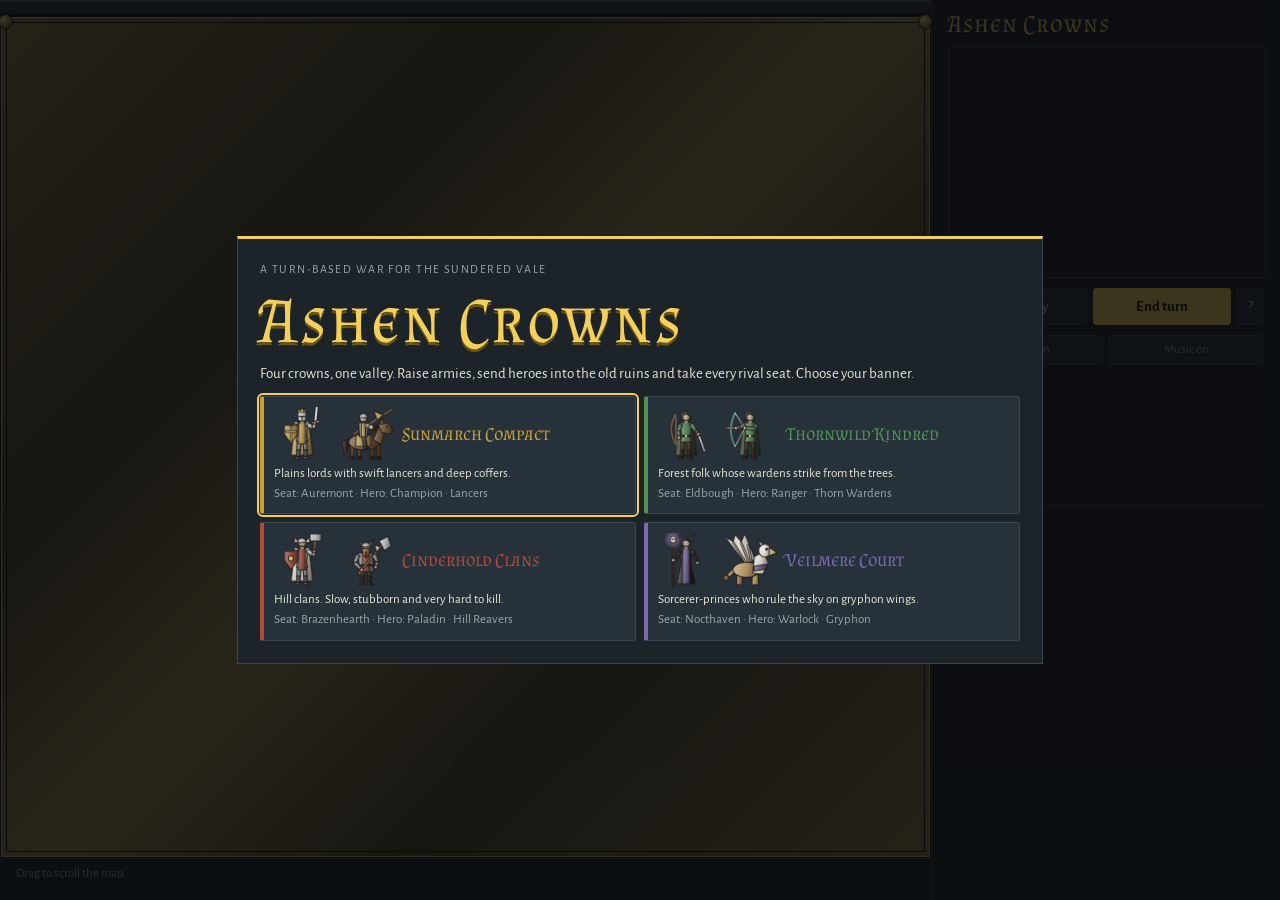
<file: game/index.html>
<!doctype html><html lang="en"><head><meta charset="utf-8"><meta name="viewport" content="width=device-width,initial-scale=1,viewport-fit=cover">
<style>body{margin:0}[hidden]{display:none!important}</style></head><body>
<title>Ashen Crowns</title>
<meta name="claude:viewport-fit-sides" content="cover">
<link rel="stylesheet" href="https://fonts.googleapis.com/css2?family=Alegreya+Sans:wght@400;700&family=Almendra+SC&display=swap">
<style>
/* Layout: a war table. The map fills the left; a slate command rail sits on the right (below on phones). */
:root {
  color-scheme: dark;
  --ink: #12161a;        /* table edge, deepest ground */
  --slate: #1c2329;      /* rail surface */
  --slate-2: #27313a;    /* raised controls */
  --line: #3a4753;       /* hairlines */
  --bone: #e9e4d2;       /* primary text */
  --dust: #9aa5a8;       /* secondary text */
  --brass: #f3cf5b;      /* accent: selection, primary action */
  --good: #7fd08a; --bad: #ff8a7a;
  --display: "Almendra SC", "Palatino Linotype", Palatino, Georgia, serif;
  --body: "Alegreya Sans", "Segoe UI", system-ui, sans-serif;
}
html, body { height: 100%; }
body { background: var(--ink); color: var(--bone); font: 15px/1.4 var(--body); overflow: hidden; }
#app { height: 100%; display: flex; }
#mapwrap { flex: 1 1 auto; min-width: 0; position: relative; display: flex; flex-direction: column; }
#map { flex: 1 1 auto; min-height: 0; width: 100%; display: block; touch-action: none; cursor: crosshair; image-rendering: pixelated; }
#hover { flex: none; min-height: 2.2em; padding-block: 6px; padding-left: max(16px, env(safe-area-inset-left, 0px)); padding-right: 16px;
  background: var(--slate); border-top: 1px solid var(--line); color: var(--dust); font-size: 13px; white-space: nowrap; overflow: hidden; text-overflow: ellipsis; }
#side { flex: none; width: 316px; background: var(--slate); border-left: 1px solid var(--line); display: flex; flex-direction: column; gap: 10px;
  padding-block: 12px; padding-left: 16px; padding-right: max(16px, env(safe-area-inset-right, 0px)); overflow-y: auto; }
#side > * { flex: none; }
#side h1 { font: 400 24px/1 var(--display); letter-spacing: .04em; margin: 0; color: var(--brass); }
#turnbar { display: flex; justify-content: space-between; font-size: 14px; color: var(--dust); }
#turnbar .who { font-weight: 700; }
#mini { width: 100%; height: auto; image-rendering: pixelated; border: 1px solid var(--line); cursor: pointer; }
#treasury { font-variant-numeric: tabular-nums; font-size: 14px; }
.coin { display: inline-block; width: 10px; height: 10px; border-radius: 50%; background: var(--brass); box-shadow: inset -2px -2px 0 #a8862a; margin-right: 6px; }
.muted { color: var(--dust); font-weight: 400; }
#panel { display: flex; flex-direction: column; gap: 8px; min-height: 120px; }
#panel h2, #mbox h2 { font: 400 19px/1.1 var(--display); letter-spacing: .03em; margin: 4px 0 0; text-wrap: balance; }
#panel h3, #mbox h3 { font: 700 12px/1.2 var(--body); letter-spacing: .09em; text-transform: uppercase; margin: 4px 0 0; color: var(--dust); }
#panel p, #mbox p { margin: 0; }
.hint { color: var(--dust); font-size: 13px; }
.units, .prod { display: grid; grid-template-columns: 1fr 1fr; gap: 6px; }
button { font: inherit; color: var(--bone); background: var(--slate-2); border: 1px solid var(--line); border-radius: 3px; padding: 7px 10px; cursor: pointer; }
button:hover:not(:disabled) { border-color: var(--dust); }
button:focus-visible { outline: 2px solid var(--brass); outline-offset: 1px; }
button:disabled { opacity: .45; cursor: default; }
button.primary { background: var(--brass); color: var(--ink); border-color: var(--brass); font-weight: 700; }
button small { color: var(--dust); font-size: 12px; }
button.primary small { color: inherit; }
.unit { display: grid; grid-template-columns: 40px 1fr; column-gap: 8px; align-items: center; text-align: left; padding: 5px 6px; min-width: 0; }
.unit img { grid-row: span 3; width: 40px; height: 40px; align-self: start; }
.unit .un { font-weight: 700; font-size: 13px; overflow: hidden; text-overflow: ellipsis; white-space: nowrap; }
.unit .us { font-size: 11px; color: var(--dust); font-variant-numeric: tabular-nums; }
.unit.hero { grid-column: 1 / -1; border-left: 4px solid var(--brass); background: #2f3540; }
.advance, .quest { font-size: 14px; }
.quest { border-left: 3px solid var(--brass); padding-left: 8px; }
.unit.on { border-color: var(--brass); box-shadow: inset 0 0 0 1px var(--brass); }
.unit:disabled { opacity: 1; }
.row { display: flex; flex-wrap: wrap; gap: 6px; }
#btns { display: grid; grid-template-columns: 1fr 1fr auto; gap: 6px; }
#audio { display: grid; grid-template-columns: 1fr 1fr; gap: 6px; }
#audio button { font-size: 13px; padding: 5px 8px; color: var(--dust); }
#log { list-style: none; margin: 0; padding: 8px 0 0; border-top: 1px solid var(--line); font-size: 13px; display: flex; flex-direction: column; gap: 4px; }
#modal { position: fixed; inset: 0; background: rgba(8, 10, 12, .78); display: flex; align-items: center; justify-content: center;
  padding-block: 16px; padding-left: max(16px, env(safe-area-inset-left, 0px)); padding-right: max(16px, env(safe-area-inset-right, 0px)); z-index: 20; }
#mbox { background: var(--slate); border: 1px solid var(--line); border-top: 3px solid var(--brass); max-width: 760px; width: 100%; max-height: 100%; overflow-y: auto;
  padding: 22px; display: flex; flex-direction: column; gap: 12px; }
.eyebrow { font-size: 12px; letter-spacing: .12em; text-transform: uppercase; color: var(--dust); }
.logo { font: 400 clamp(38px, 8vw, 64px)/0.95 var(--display); letter-spacing: .03em; margin: 0; color: var(--brass); text-shadow: 0 3px 0 #6b5516; }
.fgrid { display: grid; grid-template-columns: 1fr 1fr; gap: 8px; }
.fcard { display: grid; grid-template-columns: 56px 56px 1fr; gap: 2px 8px; text-align: left; border-left: 4px solid var(--fc); padding: 10px; }
.fcard img { width: 56px; height: 56px; }
.fcard b { align-self: center; color: var(--fc); font: 400 18px/1.1 var(--display); }
.fcard span { grid-column: 1 / -1; font-size: 13px; }
.offer { display: flex; gap: 14px; align-items: center; }
.offer img { width: 72px; height: 72px; flex: none; }
.battle { display: grid; grid-template-columns: 1fr 1fr; gap: 16px; }
.bside { display: grid; grid-template-columns: repeat(auto-fill, minmax(78px, 1fr)); gap: 6px; margin-top: 6px; }
.bu { display: flex; flex-direction: column; align-items: center; gap: 1px; padding: 5px 3px; background: var(--slate-2); border: 1px solid var(--line); text-align: center; min-width: 0; }
.bu img { width: 48px; height: 48px; }
.bu .un { font-size: 11px; font-weight: 700; max-width: 100%; overflow: hidden; text-overflow: ellipsis; white-space: nowrap; }
.bu .us { font-size: 11px; color: var(--dust); }
.bu.act { border-color: var(--brass); }
.bu.hit { background: #6b2b24; }
.bu.dead { opacity: .28; filter: grayscale(1); }
.pips { display: flex; gap: 2px; }
.pips i { width: 7px; height: 7px; background: var(--good); }
.pips i.lost { background: #4a2a28; }
.bonus { font-size: 12px; color: var(--dust); min-height: 1.4em; }
.dice { display: flex; align-items: center; justify-content: space-between; gap: 12px; font-size: 13px; text-align: center; }
.die { flex: none; width: 44px; height: 44px; display: grid; place-items: center; font: 700 20px/1 Georgia, serif; font-variant-numeric: tabular-nums; background: #e9e4d2; color: #15110d; border: 2px solid #15110d; border-radius: 6px; box-shadow: inset -3px -3px 0 rgba(0,0,0,.18); }
.die.ok { background: var(--good); }
.die.miss { background: #b9b3a2; color: #5f5b50; }
.bres { font-weight: 700; min-height: 1.4em; }
.bres.good { color: var(--good); } .bres.bad { color: var(--bad); }
.help { margin: 0; padding-left: 18px; display: flex; flex-direction: column; gap: 6px; max-width: 65ch; }
@media (max-width: 760px) {
  body { overflow: auto; }
  #app { flex-direction: column; height: auto; min-height: 100%; }
  #mapwrap { height: 62vh; flex: none; }
  #side { width: auto; border-left: 0; border-top: 1px solid var(--line); padding-left: max(16px, env(safe-area-inset-left, 0px)); overflow: visible; }
  #mini { max-width: 260px; }
  .battle, .fgrid { grid-template-columns: 1fr; }
}
@media (prefers-reduced-motion: reduce) { * { transition: none !important; } }

/* ---- interface pass: status strip, framed map, portrait grid ---- */
#top { flex: none; display: flex; flex-wrap: wrap; align-items: center; justify-content: space-between; gap: 4px 18px; padding-block: 7px;
  padding-left: max(16px, env(safe-area-inset-left, 0px)); padding-right: 16px;
  background: linear-gradient(#3a424b, #232a31); border-bottom: 2px solid #0e1114; box-shadow: inset 0 1px 0 #5a6570; }
#top #turnbar { gap: 14px; font-size: 15px; color: var(--bone); }
#top #turnbar .who { font: 400 18px/1 var(--display); letter-spacing: .03em; }
#frame { flex: 1 1 auto; min-height: 0; display: flex; padding: 7px; position: relative;
  background: linear-gradient(135deg, #8d7a45, #4f4426 30%, #a08a4e 50%, #4f4426 70%, #8d7a45);
  box-shadow: inset 0 0 0 1px #15110d, inset 0 0 0 2px #c9b46a; }
#frame::before, #frame::after { content: ""; position: absolute; width: 13px; height: 13px; border-radius: 50%; top: -1px;
  background: radial-gradient(circle at 35% 35%, #f1dc8a, #7a6630 70%, #2a2210); box-shadow: 0 0 0 1px #15110d; z-index: 1; }
#frame::before { left: -1px; } #frame::after { right: -1px; }
#frame #map { box-shadow: 0 0 0 1px #15110d; }
.tiles { display: grid; grid-template-columns: repeat(4, 1fr); gap: 5px; }
.tile { position: relative; aspect-ratio: 1 / 1.22; padding: 0; min-width: 0; overflow: hidden; border-radius: 3px;
  background: linear-gradient(#5d6770, #2c343b); border: 1px solid #0e1114; box-shadow: inset 0 0 0 1px #6f7a84; }
.tile img { display: block; width: 100%; height: auto; margin-top: -3%; }
.tile .tn { position: absolute; left: 0; right: 0; top: 0; padding: 1px 3px; font-size: 9.5px; line-height: 1.25; color: var(--bone); background: rgba(14, 17, 20, .62);
  white-space: nowrap; overflow: hidden; text-overflow: ellipsis; text-align: center; }
.tile .bs, .tile .bm { position: absolute; bottom: 0; min-width: 19px; padding: 1px 3px; font: 700 12px/1.3 Georgia, serif; font-variant-numeric: tabular-nums; text-align: center; }
.tile .bs { left: 0; background: #c9a03a; color: #15110d; border-top-right-radius: 4px; }
.tile .bm { right: 0; background: #15110d; color: var(--bone); border-top-left-radius: 4px; }
.tile .bh { position: absolute; left: 50%; transform: translateX(-50%); bottom: 3px; display: flex; gap: 1.5px; }
.tile .bh i { width: 4px; height: 4px; background: var(--good); box-shadow: 0 0 0 1px #15110d; }
.tile.on { border-color: var(--brass); box-shadow: inset 0 0 0 2px var(--brass); }
.tile.hero { background: linear-gradient(#7a6a3a, #3a321c); }
.tile.hero .tn { color: var(--brass); }
.tile:disabled { opacity: 1; cursor: default; }
.tile.empty { background: #1a2026; box-shadow: inset 0 0 0 1px #2c343b; border-style: dashed; border-color: #3a4753; }
@media (max-width: 760px) { #mapwrap { height: 66vh; } .tiles { grid-template-columns: repeat(8, 1fr); } }
@media (max-width: 520px) { .tiles { grid-template-columns: repeat(4, 1fr); } }

/* ---- city window ---- */
.chead { border-left: 5px solid var(--fc); padding-left: 12px; }
.chead h2 { font-size: 30px !important; color: var(--fc); margin: 0 !important; }
.chead p { color: var(--dust); }
.cstats { display: grid; grid-template-columns: repeat(auto-fit, minmax(140px, 1fr)); gap: 6px; }
.cstats.tight { grid-template-columns: repeat(2, minmax(0, 1fr)); }
.stat { background: var(--slate-2); border: 1px solid var(--line); padding: 5px 8px; display: flex; flex-direction: column; min-width: 0; }
.stat span { font-size: 11px; letter-spacing: .08em; text-transform: uppercase; color: var(--dust); }
.stat b { font-variant-numeric: tabular-nums; }
.tiles.wide { grid-template-columns: repeat(auto-fill, minmax(62px, 1fr)); }
.cgrid { display: grid; grid-template-columns: minmax(0, 5fr) minmax(0, 6fr); gap: 12px; align-items: start; }
.mlist { display: flex; flex-direction: column; gap: 5px; }
.mrow { display: grid; grid-template-columns: 40px 1fr auto; column-gap: 8px; align-items: center; text-align: left; padding: 4px 8px 4px 4px; min-width: 0; }
.mrow img { grid-row: span 2; width: 40px; height: 40px; }
.mrow .mn { font-weight: 700; overflow: hidden; text-overflow: ellipsis; white-space: nowrap; }
.mrow .ms { grid-column: 2; font-size: 12px; color: var(--dust); font-variant-numeric: tabular-nums; }
.mrow .mc { grid-column: 3; grid-row: 1 / span 2; font-size: 11px; color: var(--brass); text-align: right; }
.mrow.on { border-color: var(--brass); box-shadow: inset 0 0 0 1px var(--brass); }
.mdetail { display: grid; grid-template-columns: 112px minmax(0, 1fr); gap: 12px; background: linear-gradient(#333c45, #232a31); border: 1px solid var(--line); padding: 10px; }
.mdetail img { width: 112px; height: 112px; background: radial-gradient(circle at 50% 60%, #5d6770, #1c2329 75%); border: 1px solid #0e1114; }
.mdetail h4 { margin: 0 0 6px; font: 400 20px/1.1 var(--display); letter-spacing: .03em; }
.mdetail ul { margin: 8px 0 0; padding-left: 16px; font-size: 13px; color: var(--dust); }
.cnote { font-size: 13px; color: var(--dust); min-height: 1.4em; }
@media (max-width: 620px) { .cgrid { grid-template-columns: 1fr; } .mdetail { grid-template-columns: 80px minmax(0, 1fr); } .mdetail img { width: 80px; height: 80px; } }
</style>
<div id="app">
  <div id="mapwrap">
    <header id="top"><div id="turnbar"></div><div id="treasury"></div></header>
    <div id="frame"><canvas id="map"></canvas></div>
    <div id="hover">Drag to scroll the map.</div>
  </div>
  <aside id="side">
    <h1>Ashen Crowns</h1>
    <canvas id="mini" width="220" height="160"></canvas>
    <div id="btns">
      <button type="button" id="bNext">Next army</button>
      <button type="button" id="bEnd" class="primary">End turn</button>
      <button type="button" id="bHelp" aria-label="How to play">?</button>
    </div>
    <div id="audio">
      <button type="button" id="bSound">Sound on</button>
      <button type="button" id="bMusic">Music on</button>
    </div>
    <div id="panel"></div>
    <ul id="log"></ul>
  </aside>
</div>
<div id="modal" hidden><div id="mbox" role="dialog" aria-modal="true"></div></div>
<script>
'use strict';
/* Ashen Crowns — static game data. Everything here is original to this project. */

const TILE = 16, SCALE = 3, TS = TILE * SCALE;
const MAP_W = 44, MAP_H = 32, MAX_STACK = 8, MAP_SEED = 90417;
const MAP_NAME = 'The Sundered Vale';

const FACTIONS = [
  { name: 'Sunmarch Compact', short: 'Sunmarch', color: '#c9a03a', dark: '#6f5216', capital: 'Auremont',
    special: 'rider', special2: 'knight', heroCls: 'champion', blurb: 'Plains lords with swift lancers and deep coffers.',
    heroes: ['Ser Aldous Vane', 'Marta of the Reeds', 'Corwin Hale', 'Dame Isolde Farrow'] },
  { name: 'Thornwild Kindred', short: 'Thornwild', color: '#4f9257', dark: '#234f2d', capital: 'Eldbough',
    special: 'warden', special2: 'treant', heroCls: 'ranger', blurb: 'Forest folk whose wardens strike from the trees.',
    heroes: ['Ysolde Greenmantle', 'Fenn Ashroot', 'Lirael Mossgrave', 'Old Tam Bracken'] },
  { name: 'Cinderhold Clans', short: 'Cinderhold', color: '#b34a36', dark: '#662016', capital: 'Brazenhearth',
    special: 'reaver', special2: 'mortar', heroCls: 'paladin', blurb: 'Hill clans. Slow, stubborn and very hard to kill.',
    heroes: ['Brakka Stonejaw', 'Hildr Emberbraid', 'Dorn Ironkettle', 'Ragna Coalhand'] },
  { name: 'Veilmere Court', short: 'Veilmere', color: '#7d68b3', dark: '#3f2f72', capital: 'Nocthaven',
    special: 'gryphon', special2: 'wraith', heroCls: 'warlock', blurb: 'Sorcerer-princes who rule the sky on gryphon wings.',
    heroes: ['Maelis the Pale', 'Prince Orrin Veil', 'Sabeth Nightwell', 'Calix Duskmere'] },
];
const NEUTRAL = { name: 'Free Cities', short: 'Free', color: '#a8a394', dark: '#5f5b50' };

/* str = battle strength, hp = hits it can take, mv = movement points, turns = build time */
const UNITS = {
  levy:    { name: 'Levy',            str: 2, hp: 2, mv: 10, cost: 20,  turns: 1, abil: [] },
  pike:    { name: 'Pikemen',         str: 3, hp: 2, mv: 10, cost: 35,  turns: 1, abil: ['guard'] },
  archer:  { name: 'Longbows',        str: 3, hp: 2, mv: 11, cost: 45,  turns: 2, abil: ['volley'] },
  wolf:    { name: 'Wolf Pack',       str: 3, hp: 2, mv: 16, cost: 40,  turns: 1, abil: ['forester'] },
  rider:   { name: 'Lancers',         str: 4, hp: 2, mv: 18, cost: 60,  turns: 2, abil: [] },
  warden:  { name: 'Thorn Wardens',   str: 4, hp: 2, mv: 12, cost: 65,  turns: 2, abil: ['forester', 'volley'] },
  reaver:  { name: 'Hill Reavers',    str: 5, hp: 3, mv: 9,  cost: 80,  turns: 3, abil: ['hillfolk'] },
  ram:     { name: 'Ram Crew',        str: 2, hp: 3, mv: 8,  cost: 70,  turns: 3, abil: ['siege'] },
  bearer:  { name: 'Standard Bearer', str: 2, hp: 2, mv: 12, cost: 80,  turns: 3, abil: ['banner'] },
  gryphon: { name: 'Gryphon',         str: 5, hp: 3, mv: 18, cost: 130, turns: 4, abil: ['flying'] },
  troll:   { name: 'Bog Troll',       str: 6, hp: 4, mv: 8,  cost: 120, turns: 4, abil: [] },
  drake:   { name: 'Ember Drake',     str: 8, hp: 4, mv: 16, cost: 250, turns: 6, abil: ['flying', 'terror'] },
  crossbow:  { name: 'Arbalesters',     str: 4, hp: 2, mv: 10, cost: 55,  turns: 2, abil: ['volley'] },
  shieldwall:{ name: 'Shieldwall',      str: 4, hp: 3, mv: 9,  cost: 60,  turns: 2, abil: ['guard'] },
  halberd:   { name: 'Oathsworn',       str: 5, hp: 3, mv: 10, cost: 85,  turns: 3, abil: [] },
  scout:     { name: 'Outriders',       str: 2, hp: 2, mv: 22, cost: 35,  turns: 1, abil: [] },
  harcher:   { name: 'Steppe Bows',     str: 3, hp: 2, mv: 18, cost: 65,  turns: 2, abil: ['volley'] },
  knight:    { name: 'Gilded Lances',   str: 6, hp: 3, mv: 16, cost: 110, turns: 3, abil: [] },
  treant:    { name: 'Grove Elder',     str: 6, hp: 4, mv: 8,  cost: 120, turns: 4, abil: ['forester'] },
  mortar:    { name: 'Fire Mortar',     str: 4, hp: 3, mv: 8,  cost: 100, turns: 4, abil: ['siege'] },
  wraith:    { name: 'Veil Wraith',     str: 5, hp: 2, mv: 16, cost: 95,  turns: 3, abil: ['flying'] },
  catapult:  { name: 'Trebuchet',       str: 2, hp: 2, mv: 8,  cost: 90,  turns: 4, abil: ['siege', 'volley'] },
  chaplain:  { name: 'Field Chaplain',  str: 2, hp: 2, mv: 12, cost: 75,  turns: 3, abil: ['rally'] },
  bones:     { name: 'Barrow Guard',    str: 3, hp: 3, mv: 10, cost: 45,  turns: 2, abil: ['guard'] },
  spider:    { name: 'Cave Spider',     str: 4, hp: 2, mv: 14, cost: 60,  turns: 2, abil: ['forester'] },
  giant:     { name: 'Stone Giant',     str: 7, hp: 5, mv: 10, cost: 190, turns: 5, abil: ['hillfolk'] },
  elemental: { name: 'Cinder Elemental',str: 6, hp: 3, mv: 12, cost: 150, turns: 5, abil: [] },
  wyvern:    { name: 'Marsh Wyvern',    str: 6, hp: 3, mv: 18, cost: 170, turns: 5, abil: ['flying'] },
  galley:    { name: 'War Galley',      str: 3, hp: 3, mv: 20, cost: 80,  turns: 3, abil: ['ship'] },
  champion:{ name: 'Champion',        str: 5, hp: 4, mv: 14, cost: 0,   turns: 0, abil: [], hero: true, mana: 8, blurb: 'Champions are strong fighters with little mana.' },
  seer:    { name: 'Seer',            str: 3, hp: 3, mv: 14, cost: 0,   turns: 0, abil: [], hero: true, mana: 16, blurb: 'Seers fight poorly but hold the most mana and can call a cinder elemental.' },
  ranger:  { name: 'Ranger',          str: 4, hp: 3, mv: 18, cost: 0,   turns: 0, abil: ['forester'], hero: true, mana: 8, blurb: 'Rangers are fast, at home in forest, and can call a wolf pack.' },
  priest:  { name: 'Priest',          str: 3, hp: 3, mv: 14, cost: 0,   turns: 0, abil: ['rally'], hero: true, mana: 14, blurb: 'Priests steady a defending army and can harden it with a vigil.' },
  warlock: { name: 'Warlock',         str: 4, hp: 3, mv: 14, cost: 0,   turns: 0, abil: [], hero: true, mana: 14, blurb: 'Warlocks raise barrow guards from the dead to fill their ranks.' },
  paladin: { name: 'Paladin',         str: 5, hp: 4, mv: 14, cost: 0,   turns: 0, abil: ['guard'], hero: true, mana: 10, blurb: 'Paladins are armoured city defenders who can hold a vigil.' },
};

const ABILITIES = {
  guard:    'Guard: +1 when defending a city',
  volley:   'Volley: 30% chance of a free hit before each duel',
  forester: 'Forester: moves freely through forest, +1 fighting there',
  hillfolk: 'Hillfolk: moves freely through hills, +1 fighting there',
  siege:    'Siege: cancels up to 2 points of city walls',
  banner:   'Banner: lifts morale, +1 to every unit in its army',
  flying:   'Flying: crosses water, mountains and all terrain',
  terror:   'Terror: breaks enemy morale, -1 to every enemy unit in battle',
  rally:    'Rally: +1 to every unit when its army defends',
  ship:     'Ship: carries its army over water; cannot leave the water except into a city',
};

const ITEMS = [
  { key: 'blade',  name: 'Blade of First Light', desc: '+2 strength', str: 2 },
  { key: 'horn',   name: "Marshal's Horn",       desc: '+1 command (whole army)', lead: 1 },
  { key: 'boots',  name: 'Windstep Boots',       desc: '+6 movement', mv: 6 },
  { key: 'ring',   name: 'Tithe Ring',           desc: '+15 gold each turn', gold: 15 },
  { key: 'shield', name: 'Oakheart Shield',      desc: '+1 strength, +1 hit', str: 1, hp: 1 },
  { key: 'phial',  name: 'Star Phial',           desc: '+8 maximum mana', mana: 8 },
  { key: 'crown',  name: 'Circlet of Ash',       desc: '+1 command, +1 strength', lead: 1, str: 1 },
];

/* Advances a hero picks from on gaining a level. Each class is offered a different pair per level. */
const PERKS = {
  str:  { name: 'Might',       desc: '+1 strength' },
  hp:   { name: 'Vigour',      desc: '+1 hit' },
  lead: { name: 'Command',     desc: '+1 strength for the whole army' },
  mv:   { name: 'Pathfinding', desc: '+4 movement' },
  mana: { name: 'Lore',        desc: '+6 mana' },
};
const PERK_CHOICES = {
  champion: [['str', 'hp'], ['lead', 'str'], ['hp', 'mv'], ['str', 'lead']],
  seer:     [['mana', 'str'], ['lead', 'mana'], ['str', 'mv'], ['lead', 'hp']],
  ranger:   [['mv', 'str'], ['str', 'hp'], ['lead', 'mv'], ['str', 'mana']],
  priest:   [['mana', 'lead'], ['hp', 'mana'], ['lead', 'str'], ['mana', 'hp']],
  warlock:  [['mana', 'str'], ['str', 'hp'], ['mana', 'lead'], ['str', 'mv']],
  paladin:  [['str', 'lead'], ['hp', 'str'], ['lead', 'hp'], ['str', 'mana']],
};

const SPELLS = [
  { key: 'march', name: 'Quickmarch', cost: 4, desc: '+6 movement for the whole army this turn' },
  { key: 'ward',  name: 'Warding',    cost: 5, desc: '+1 strength for the whole army until your next turn' },
  { key: 'pack',  name: 'Call the Pack', cost: 8, desc: 'A wolf pack joins the army', cls: ['ranger'], unit: 'wolf' },
  { key: 'raise', name: 'Raise the Barrow', cost: 7, desc: 'A barrow guard joins the army', cls: ['warlock'], unit: 'bones' },
  { key: 'ember', name: 'Kindle', cost: 12, desc: 'A cinder elemental joins the army', cls: ['seer'], unit: 'elemental' },
  { key: 'vigil', name: 'Vigil', cost: 6, desc: '+1 hit for the whole army until your next turn', cls: ['priest', 'paladin'] },
];

const CITY_NAMES = ['Pellwick', 'Dunmarrow', 'Ostrel', 'Greywater', 'Fennick', 'Calder Ford', 'Mirebank',
  'Highcairn', 'Wend', 'Saltreach', 'Brackmoor', 'Tollen', 'Ashby Cross', 'Lantern Hill', 'Quillhaven', 'Rookfall'];
const RUIN_NAMES = ['Sunken Cloister', 'Hollow Barrow', 'Shattered Observatory', "Wyrm's Rest", 'Drowned Chapel',
  'Thorn Vault', 'Cairn of Echoes', "Old King's Cistern", 'Mossback Keep', 'The Ninth Stair'];

const TERRAIN_NAMES = { g: 'Grassland', f: 'Forest', h: 'Hills', m: 'Mountains', w: 'Water', s: 'Marsh' };

const HERO_CLASSES = ['champion', 'seer', 'ranger', 'priest', 'warlock', 'paladin'];
const MUSTER_POOL = ['levy', 'pike', 'archer', 'wolf', 'rider', 'ram', 'bearer', 'reaver', 'troll', 'gryphon', 'warden', 'crossbow', 'shieldwall', 'halberd', 'scout', 'harcher', 'catapult', 'chaplain', 'spider', 'bones'];
const WILD_ALLIES = ['troll', 'gryphon', 'drake', 'reaver', 'giant', 'elemental', 'wyvern', 'spider', 'treant'];
'use strict';
/* Sound: every effect and the background tune are synthesized here with Web Audio. No audio files. */

const SFX = (() => {
  let ctx = null, master = null, musicGain = null, timer = null, nextBeat = 0, step = 0, last = 3;
  const pref = k => { try { return localStorage.getItem(k) !== 'off'; } catch (e) { return true; } };
  const save = (k, on) => { try { localStorage.setItem(k, on ? 'on' : 'off'); } catch (e) { /* ignore */ } };
  let soundOn = pref('ashen-sound'), musicOn = pref('ashen-music');

  function unlock() {
    if (typeof AUTO !== 'undefined' && AUTO) return false;
    try {
      if (!ctx) {
        const AC = window.AudioContext || window.webkitAudioContext; if (!AC) return false;
        ctx = new AC(); master = ctx.createGain(); master.gain.value = 0.5; master.connect(ctx.destination);
        musicGain = ctx.createGain(); musicGain.gain.value = 0.16; musicGain.connect(master);
      }
      if (ctx.state === 'suspended') ctx.resume();
      return true;
    } catch (e) { return false; }
  }
  function tone(freq, dur, o = {}) {
    const t = ctx.currentTime + (o.at || 0), osc = ctx.createOscillator(), g = ctx.createGain();
    osc.type = o.type || 'triangle'; osc.frequency.setValueAtTime(freq, t);
    if (o.to) osc.frequency.exponentialRampToValueAtTime(o.to, t + dur);
    g.gain.setValueAtTime(0.0001, t); g.gain.exponentialRampToValueAtTime(o.vol || 0.3, t + (o.attack || 0.008)); g.gain.exponentialRampToValueAtTime(0.0001, t + dur);
    osc.connect(g); g.connect(o.dest || master); osc.start(t); osc.stop(t + dur + 0.03);
  }
  function noise(dur, o = {}) {
    const t = ctx.currentTime + (o.at || 0), n = Math.max(1, Math.floor(ctx.sampleRate * dur)), buf = ctx.createBuffer(1, n, ctx.sampleRate), d = buf.getChannelData(0);
    for (let i = 0; i < n; i++) d[i] = Math.random() * 2 - 1;
    const src = ctx.createBufferSource(), f = ctx.createBiquadFilter(), g = ctx.createGain();
    src.buffer = buf; f.type = o.filter || 'lowpass'; f.frequency.value = o.freq || 800; f.Q.value = o.q || 0.8;
    g.gain.setValueAtTime(o.vol || 0.3, t); g.gain.exponentialRampToValueAtTime(0.0001, t + dur);
    src.connect(f); f.connect(g); g.connect(master); src.start(t);
  }
  const seq = (notes, gap, dur, o = {}) => notes.forEach((f, i) => tone(f, dur, { ...o, at: (o.at || 0) + i * gap }));

  const SOUNDS = {
    select: () => seq([587, 784], 0.06, 0.09, { vol: 0.16 }),
    step: () => noise(0.07, { freq: 260, vol: 0.22 }),
    click: () => tone(440, 0.05, { vol: 0.12, type: 'square' }),
    dice: () => { for (let i = 0; i < 3; i++) noise(0.03, { at: i * 0.045, filter: 'highpass', freq: 2200, vol: 0.14 }); },
    hit: () => { noise(0.12, { filter: 'bandpass', freq: 1400, q: 2, vol: 0.32 }); tone(190, 0.12, { type: 'square', to: 90, vol: 0.14 }); },
    die: () => tone(280, 0.34, { type: 'sawtooth', to: 70, vol: 0.16 }),
    win: () => seq([523, 659, 784, 1047], 0.11, 0.28, { vol: 0.2 }),
    lose: () => seq([392, 349, 294, 220], 0.15, 0.36, { vol: 0.18, type: 'sawtooth' }),
    capture: () => { seq([392, 523, 659], 0.1, 0.24, { vol: 0.2 }); tone(784, 0.6, { at: 0.3, vol: 0.2 }); noise(0.25, { at: 0.3, freq: 500, vol: 0.14 }); },
    coin: () => seq([1319, 1760], 0.07, 0.14, { type: 'sine', vol: 0.16 }),
    build: () => { for (let i = 0; i < 3; i++) { noise(0.08, { at: i * 0.14, freq: 420, vol: 0.28 }); tone(120, 0.08, { at: i * 0.14, type: 'square', vol: 0.1 }); } },
    level: () => seq([523, 659, 784, 988, 1175], 0.07, 0.22, { type: 'sine', vol: 0.18 }),
    spell: () => { tone(440, 0.5, { type: 'sine', to: 1760, vol: 0.14 }); tone(660, 0.5, { type: 'sine', to: 2640, vol: 0.08, at: 0.05 }); },
    quest: () => seq([392, 494, 587], 0.12, 0.3, { vol: 0.18 }),
    ruin: () => { tone(98, 0.5, { type: 'sine', vol: 0.22 }); seq([784, 988, 1175], 0.1, 0.3, { at: 0.2, type: 'sine', vol: 0.14 }); },
    turn: () => { tone(523, 0.9, { type: 'sine', vol: 0.18 }); tone(784, 0.9, { type: 'sine', vol: 0.09 }); tone(1568, 0.5, { type: 'sine', vol: 0.03 }); },
    victory: () => { seq([392, 392, 523, 659, 784], 0.16, 0.32, { vol: 0.22 }); tone(1047, 1.2, { at: 0.8, vol: 0.22 }); tone(523, 1.2, { at: 0.8, vol: 0.14 }); },
    defeat: () => { seq([294, 262, 220, 196], 0.28, 0.6, { type: 'sawtooth', vol: 0.14 }); tone(73, 1.8, { at: 0.6, type: 'sine', vol: 0.26 }); },
  };
  let lastStep = 0;
  function play(name) {
    if (!soundOn || !SOUNDS[name] || !unlock() || ctx.state !== 'running') return;
    if (name === 'step') { const now = performance.now(); if (now - lastStep < 90) return; lastStep = now; }
    try { SOUNDS[name](); } catch (e) { /* audio is optional */ }
  }

  /* Background tune: a slow, wandering melody over a drone, made up as it goes (D dorian). */
  const SCALE = [293.66, 329.63, 349.23, 392.0, 440.0, 523.25, 587.33, 659.25], BEAT = 0.42;
  function scheduleMusic() {
    if (!ctx || ctx.state !== 'running') return;
    while (nextBeat < ctx.currentTime + 0.6) {
      const at = Math.max(0, nextBeat - ctx.currentTime), bar = step % 16;
      if (bar === 0) { tone(73.42, BEAT * 15, { type: 'sine', vol: 0.5, attack: 0.6, at, dest: musicGain }); tone(110, BEAT * 15, { type: 'sine', vol: 0.28, attack: 0.8, at, dest: musicGain }); }
      if (bar % 4 === 0) tone(146.83 * (bar === 8 ? 1.5 : 1), BEAT * 3, { type: 'triangle', vol: 0.3, at, dest: musicGain });
      if (Math.random() < (bar % 2 === 0 ? 0.8 : 0.35)) {
        last = Math.max(0, Math.min(SCALE.length - 1, last + [-2, -1, -1, 0, 1, 1, 2][Math.floor(Math.random() * 7)]));
        if (bar === 15) last = 0;
        tone(SCALE[last], BEAT * 2.4, { type: 'triangle', vol: 0.4, at, dest: musicGain });
        tone(SCALE[last] * 2, BEAT * 1.2, { type: 'sine', vol: 0.06, at, dest: musicGain });
      }
      nextBeat += BEAT; step++;
    }
  }
  function startMusic() {
    if (!musicOn || timer || !unlock()) return;
    nextBeat = ctx.currentTime + 0.2; timer = setInterval(scheduleMusic, 150);
  }
  function stopMusic() { if (timer) { clearInterval(timer); timer = null; } }

  return {
    play, unlock, startMusic, stopMusic,
    get soundOn() { return soundOn; }, get musicOn() { return musicOn; },
    toggleSound() { soundOn = !soundOn; save('ashen-sound', soundOn); if (soundOn) play('click'); return soundOn; },
    toggleMusic() { musicOn = !musicOn; save('ashen-music', musicOn); if (musicOn) startMusic(); else stopMusic(); return musicOn; },
  };
})();
'use strict';
/* Deterministic map builder: the same seed always yields the same land. */

function mulberry32(a) {
  return function () {
    a |= 0; a = (a + 0x6D2B79F5) | 0;
    let t = Math.imul(a ^ (a >>> 15), 1 | a);
    t = (t + Math.imul(t ^ (t >>> 7), 61 | t)) ^ t;
    return ((t ^ (t >>> 14)) >>> 0) / 4294967296;
  };
}

function valueNoise(w, h, cell, rng) {
  const gw = Math.ceil(w / cell) + 2, gh = Math.ceil(h / cell) + 2, g = [];
  for (let i = 0; i < gw * gh; i++) g.push(rng());
  const out = new Float32Array(w * h);
  const sm = t => t * t * (3 - 2 * t);
  for (let y = 0; y < h; y++) for (let x = 0; x < w; x++) {
    const fx = x / cell, fy = y / cell, x0 = Math.floor(fx), y0 = Math.floor(fy);
    const tx = sm(fx - x0), ty = sm(fy - y0);
    const a = g[y0 * gw + x0], b = g[y0 * gw + x0 + 1], c = g[(y0 + 1) * gw + x0], d = g[(y0 + 1) * gw + x0 + 1];
    out[y * w + x] = (a * (1 - tx) + b * tx) * (1 - ty) + (c * (1 - tx) + d * tx) * ty;
  }
  return out;
}

class Heap {
  constructor() { this.k = []; this.v = []; }
  get size() { return this.k.length; }
  push(key, val) {
    const k = this.k, v = this.v; let i = k.length; k.push(key); v.push(val);
    while (i > 0) { const p = (i - 1) >> 1; if (k[p] <= k[i]) break;
      [k[p], k[i]] = [k[i], k[p]]; [v[p], v[i]] = [v[i], v[p]]; i = p; }
  }
  pop() {
    const k = this.k, v = this.v, rk = k[0], rv = v[0], lk = k.pop(), lv = v.pop();
    if (k.length) { k[0] = lk; v[0] = lv; let i = 0; const n = k.length;
      for (;;) { let m = i; const l = 2 * i + 1, r = l + 1;
        if (l < n && k[l] < k[m]) m = l; if (r < n && k[r] < k[m]) m = r; if (m === i) break;
        [k[m], k[i]] = [k[i], k[m]]; [v[m], v[i]] = [v[i], v[m]]; i = m; } }
    return [rk, rv];
  }
}

function genMap() {
  const rng = mulberry32(MAP_SEED), W = MAP_W, H = MAP_H;
  const n1 = valueNoise(W, H, 8, rng), n2 = valueNoise(W, H, 4, rng), mo = valueNoise(W, H, 6, rng), mo2 = valueNoise(W, H, 3, rng);
  const t = [];
  for (let y = 0; y < H; y++) {
    const row = [];
    for (let x = 0; x < W; x++) {
      const i = y * W + x, el = 0.6 * n1[i] + 0.4 * n2[i], ms = 0.65 * mo[i] + 0.35 * mo2[i];
      const dx = Math.abs(x - (W - 1) / 2) / (W / 2), dy = Math.abs(y - (H - 1) / 2) / (H / 2);
      const d = Math.max(dx, dy), e = el + 0.27 - 0.95 * Math.pow(d, 4);
      let c = 'g';
      if (e < 0.5) c = 'w'; else if (e > 0.93) c = 'm'; else if (e > 0.84) c = 'h';
      else if (ms > 0.56) c = e < 0.62 ? 's' : 'f';
      row.push(c);
    }
    t.push(row);
  }
  const cities = [];
  const caps = [[6, 5], [W - 8, 5], [6, H - 7], [W - 8, H - 7]];
  caps.forEach(([cx, cy], i) => {
    for (let y = cy - 2; y <= cy + 3; y++) for (let x = cx - 2; x <= cx + 3; x++)
      if (t[y][x] === 'w' || t[y][x] === 'm' || (x >= cx - 1 && x <= cx + 2 && y >= cy - 1 && y <= cy + 2)) t[y][x] = 'g';
    cities.push({ x: cx, y: cy, cap: i });
  });
  const far = (x, y, list, min) => list.every(c => Math.max(Math.abs(c.x - x), Math.abs(c.y - y)) >= min);
  for (let tries = 0; tries < 6000 && cities.length < 4 + 15; tries++) {
    const x = 3 + Math.floor(rng() * (W - 7)), y = 3 + Math.floor(rng() * (H - 7));
    if ([[0, 0], [1, 0], [0, 1], [1, 1]].some(([a, b]) => t[y + b][x + a] === 'w' || t[y + b][x + a] === 'm')) continue;
    if (!far(x, y, cities, 7)) continue;
    cities.push({ x, y, cap: -1 });
  }
  cities.forEach(c => { t[c.y][c.x] = t[c.y][c.x + 1] = t[c.y + 1][c.x] = t[c.y + 1][c.x + 1] = 'g'; });

  // Roads: minimum spanning tree over the cities plus each city's nearest neighbour.
  const road = []; for (let y = 0; y < H; y++) road.push(new Array(W).fill(false));
  const edges = [], inTree = [0], d2 = (a, b) => (a.x - b.x) ** 2 + (a.y - b.y) ** 2;
  while (inTree.length < cities.length) {
    let best = null;
    for (const a of inTree) for (let b = 0; b < cities.length; b++) {
      if (inTree.includes(b)) continue;
      const dd = d2(cities[a], cities[b]); if (!best || dd < best[2]) best = [a, b, dd];
    }
    edges.push(best); inTree.push(best[1]);
  }
  // A few extra links so the road net has loops, not just one tree.
  const extra = [];
  cities.forEach((c, a) => cities.forEach((o, b) => {
    if (b <= a || edges.some(e => (e[0] === a && e[1] === b) || (e[0] === b && e[1] === a))) return;
    extra.push([a, b, d2(c, o)]);
  }));
  extra.sort((p, q) => p[2] - q[2]); edges.push(...extra.slice(0, 4));
  const carveCost = { g: 1, f: 2, h: 3, s: 3, w: 9, m: 12 };
  for (const [a, b] of edges) {
    const A = cities[a], B = cities[b], N = W * H, dist = new Float32Array(N).fill(Infinity), prev = new Int32Array(N).fill(-1);
    const heap = new Heap(); dist[A.y * W + A.x] = 0; heap.push(0, A.y * W + A.x);
    while (heap.size) {
      const [d, i] = heap.pop(); if (d > dist[i]) continue; if (i === B.y * W + B.x) break;
      const x = i % W, y = (i - x) / W;
      for (const [ox, oy] of [[1, 0], [-1, 0], [0, 1], [0, -1]]) {
        const nx = x + ox, ny = y + oy; if (nx < 1 || ny < 1 || nx >= W - 1 || ny >= H - 1) continue;
        const j = ny * W + nx, nd = d + (road[ny][nx] ? 0.05 : carveCost[t[ny][nx]]);
        if (nd < dist[j]) { dist[j] = nd; prev[j] = i; heap.push(nd, j); }
      }
    }
    for (let i = B.y * W + B.x; i >= 0; i = prev[i]) {
      const x = i % W, y = (i - x) / W; road[y][x] = true; if (t[y][x] === 'm') t[y][x] = 'h';
    }
  }

  // Ground reachability from the first capital, used to keep ruins reachable on foot.
  const reach = new Uint8Array(W * H), q = [cities[0].y * W + cities[0].x]; reach[q[0]] = 1;
  while (q.length) {
    const i = q.pop(), x = i % W, y = (i - x) / W;
    for (let oy = -1; oy <= 1; oy++) for (let ox = -1; ox <= 1; ox++) {
      const nx = x + ox, ny = y + oy; if (nx < 0 || ny < 0 || nx >= W || ny >= H) continue;
      const j = ny * W + nx; if (reach[j]) continue;
      if ((t[ny][nx] === 'w' || t[ny][nx] === 'm') && !road[ny][nx]) continue;
      reach[j] = 1; q.push(j);
    }
  }
  const ruins = [];
  for (let tries = 0; tries < 6000 && ruins.length < 10; tries++) {
    const x = 2 + Math.floor(rng() * (W - 4)), y = 2 + Math.floor(rng() * (H - 4));
    if (!reach[y * W + x] || road[y][x] || t[y][x] === 'w') continue;
    if (!far(x, y, cities, 4) || !far(x - 1, y - 1, cities, 4) || !far(x, y, ruins, 5)) continue;
    ruins.push({ x, y });
  }
  const cityGrid = new Int16Array(W * H).fill(-1);
  cities.forEach((c, i) => { cityGrid[c.y * W + c.x] = cityGrid[c.y * W + c.x + 1] = cityGrid[(c.y + 1) * W + c.x] = cityGrid[(c.y + 1) * W + c.x + 1] = i; });
  const ruinGrid = new Int16Array(W * H).fill(-1);
  ruins.forEach((r, i) => { ruinGrid[r.y * W + r.x] = i; });
  return { t, road, cities, ruins, cityGrid, ruinGrid, rng };
}
'use strict';
/* Game state and rules: movement, battle, cities, heroes, turns. */

let G = null, MAP = null, AUTO = false;
const UI = { showBattle: async () => {}, askHero: async () => false, refresh() {}, onHumanTurn() {}, gameOver() {}, tick: async () => {} };

const sleep = ms => new Promise(r => setTimeout(r, ms));
const rnd = n => Math.floor(Math.random() * n);
const pick = a => a[rnd(a.length)];
const idx = (x, y) => y * MAP_W + x;
const inb = (x, y) => x >= 0 && y >= 0 && x < MAP_W && y < MAP_H;
const fac = o => (o >= 0 ? FACTIONS[o] : NEUTRAL);
const isHuman = o => o >= 0 && G.players[o].human;

function logMsg(text, owner = -2) {
  G.log.push({ t: G.turn, text, owner }); if (G.log.length > 60) G.log.shift();
}

/* ---------- units ---------- */
const U = u => UNITS[u.type];
const has = (u, ab) => UNITS[u.type].abil.includes(ab);
const itemSum = (u, k) => (u.hero ? u.hero.items.reduce((s, key) => s + (ITEMS.find(i => i.key === key)[k] || 0), 0) : 0);
const perk = (u, k) => (u.hero ? u.hero.perks[k] : 0);
const uStr = u => U(u).str + perk(u, 'str') + itemSum(u, 'str');
const uMaxHp = u => U(u).hp + perk(u, 'hp') + itemSum(u, 'hp') + (u.tough ? 1 : 0);
const uMaxMp = u => U(u).mv + 4 * perk(u, 'mv') + itemSum(u, 'mv');
const uMaxMana = u => U(u).mana + 6 * perk(u, 'mana') + itemSum(u, 'mana');
const heroLead = u => perk(u, 'lead') + itemSum(u, 'lead');
const stackOf = u => G.stacks.find(s => s.units.includes(u)) || null;
function note(owner, text) { if (!AUTO && isHuman(owner)) G.notices.push(text); }
const uName = u => (u.hero ? u.hero.name : U(u).name);
const upkeep = u => (u.hero ? 0 : Math.max(1, Math.round(U(u).cost / 40)));
const xpFor = level => 10 * level * level;

function makeUnit(type) { const u = { id: G.nextId++, type, mp: 0 }; u.mp = uMaxMp(u); return u; }
function makeHero(owner, cls) {
  const used = new Set(); G.stacks.forEach(s => s.units.forEach(u => u.hero && used.add(u.hero.name)));
  const names = FACTIONS[owner].heroes.filter(n => !used.has(n));
  const u = { id: G.nextId++, type: cls, mp: 0, hero: { name: names.length ? pick(names) : 'Wanderer ' + (G.nextId), level: 1, xp: 0, mana: 0, items: [], perks: { str: 0, hp: 0, lead: 0, mv: 0, mana: 0 }, pending: 0, quest: null } };
  u.hero.mana = Math.floor(uMaxMana(u) / 2); u.mp = uMaxMp(u); return u;
}

/* ---------- lookups ---------- */
const stackAt = (x, y) => G.stacks.find(s => s.x === x && s.y === y) || null;
const stackById = id => G.stacks.find(s => s.id === id) || null;
const cityAt = (x, y) => { const i = MAP.cityGrid[idx(x, y)]; return i >= 0 ? G.cities[i] : null; };
const ruinAt = (x, y) => { const i = MAP.ruinGrid[idx(x, y)]; return i >= 0 ? G.ruins[i] : null; };
/* A city covers four tiles; every army standing in it defends it together. */
const CITY_TILES = [[0, 0], [1, 0], [0, 1], [1, 1]];
const TIER_NAMES = ['', 'Palisade town', 'Walled city', 'Citadel'];
const cityStacks = c => CITY_TILES.map(([a, b]) => stackAt(c.x + a, c.y + b)).filter(Boolean);
const cityUnits = c => cityStacks(c).flatMap(s => s.units);
function cityRoom(c) {
  for (const [a, b] of CITY_TILES) {
    let s = stackAt(c.x + a, c.y + b);
    if (!s) { s = { id: G.nextId++, x: c.x + a, y: c.y + b, owner: c.owner, units: [] }; G.stacks.push(s); return s; }
    if (s.units.length < MAX_STACK) return s;
  }
  return null;
}
function removeStack(s) { const i = G.stacks.indexOf(s); if (i >= 0) G.stacks.splice(i, 1); }

/* ---------- movement ---------- */
function stepCost(u, x, y) {
  if (!inb(x, y)) return Infinity;
  const i = idx(x, y), road = MAP.road[y][x] || MAP.cityGrid[i] >= 0, t = MAP.t[y][x];
  if (road) return 1;
  if (has(u, 'flying')) return 2;
  if (t === 'w' || t === 'm') return Infinity;
  if (t === 'f') return has(u, 'forester') ? 2 : 4;
  if (t === 'h') return has(u, 'hillfolk') ? 2 : 5;
  if (t === 's') return 5;
  return 2;
}

const isSea = (x, y) => MAP.t[y][x] === 'w' && !MAP.road[y][x] && MAP.cityGrid[idx(x, y)] < 0;
/* Cost for a group to enter a tile. A ship carries its whole army over water; others may board a friendly ship (dest). */
function groupCost(units, x, y, dest) {
  if (!inb(x, y)) return Infinity;
  const ships = units.some(u => has(u, 'ship'));
  if (isSea(x, y)) {
    if (ships) return 2;
    if (units.every(u => has(u, 'flying'))) return 2;
    return dest && dest.units.some(u => has(u, 'ship')) ? 4 : Infinity;
  }
  if (ships && MAP.cityGrid[idx(x, y)] < 0) return Infinity;
  let c = 0; for (const u of units) { const k = stepCost(u, x, y); if (k > c) c = k; }
  return c;
}
const payCost = (u, x, y, gc) => Math.min(stepCost(u, x, y), gc);

function dijkstraMap(units, owner, sx, sy) {
  const N = MAP_W * MAP_H, dist = new Float32Array(N).fill(Infinity), prev = new Int32Array(N).fill(-1);
  const occ = new Array(N); for (const s of G.stacks) occ[idx(s.x, s.y)] = s;
  const heap = new Heap(), n = units.length; dist[idx(sx, sy)] = 0; heap.push(0, idx(sx, sy));
  while (heap.size) {
    const [d, i] = heap.pop(); if (d > dist[i]) continue;
    const x = i % MAP_W, y = (i - x) / MAP_W;
    for (let oy = -1; oy <= 1; oy++) for (let ox = -1; ox <= 1; ox++) {
      if (!ox && !oy) continue; const nx = x + ox, ny = y + oy; if (!inb(nx, ny)) continue;
      const j = idx(nx, ny), o = occ[j], c = groupCost(units, nx, ny, o && o.owner === owner ? o : null);
      if (c === Infinity) continue;
      const nd = d + c; if (nd >= dist[j]) continue;
      const ci = MAP.cityGrid[j]; let terminal = false;
      if (o && o.owner !== owner) terminal = true;
      else if (o && o.units.length + n > MAX_STACK) continue;
      if (ci >= 0 && G.cities[ci].owner !== owner) terminal = true;
      dist[j] = nd; prev[j] = i; if (!terminal) heap.push(nd, j);
    }
  }
  return { dist, prev, sx, sy };
}
function pathTo(dm, tx, ty) {
  let i = idx(tx, ty); if (dm.dist[i] === Infinity) return null;
  const p = []; const s = idx(dm.sx, dm.sy);
  while (i !== s && i >= 0) { const x = i % MAP_W; p.push([x, (i - x) / MAP_W]); i = dm.prev[i]; }
  return p.reverse();
}

function relocate(from, units, x, y) {
  from.units = from.units.filter(u => !units.includes(u));
  if (!from.units.length) removeStack(from);
  let to = stackAt(x, y);
  if (!to) { to = { id: G.nextId++, x, y, owner: from.owner, units: [] }; G.stacks.push(to); }
  to.units.push(...units); pickUp(to); return to;
}

/* Moves the given unit ids along a path as far as their movement allows. Returns the stack they end in (or null). */
async function moveGroup(stack, ids, path, delay = 0) {
  let cur = stack; const idset = new Set(ids);
  for (const [nx, ny] of path) {
    const units = cur.units.filter(u => idset.has(u.id));
    if (!units.length) return null;
    const o = stackAt(nx, ny), city = cityAt(nx, ny), gc = groupCost(units, nx, ny, o && o.owner === cur.owner ? o : null);
    if (units.some(u => u.mp < payCost(u, nx, ny, gc))) return cur;
    if ((o && o.owner !== cur.owner) || (city && city.owner !== cur.owner)) {
      units.forEach(u => { u.mp -= payCost(u, nx, ny, gc); });
      return await attack(cur, units, nx, ny);
    }
    if (o && o.units.length + units.length > MAX_STACK) return cur;
    units.forEach(u => { u.mp -= payCost(u, nx, ny, gc); });
    cur = relocate(cur, units, nx, ny);
    if (delay) await UI.tick(delay, cur);
    if (G.over) return cur;
  }
  return cur;
}

/* ---------- battle ---------- */
function wallBonus(city) { return city.level; }

function battleStr(u, own, enemy, x, y, isDef, city) {
  let s = uStr(u);
  if (own.some(v => has(v, 'banner'))) s += 1;
  let lead = 0; for (const v of own) if (v.hero) lead = Math.max(lead, heroLead(v));
  s += lead;
  const t = MAP.t[y][x];
  if (!city) { if (t === 'f' && has(u, 'forester')) s += 1; if (t === 'h' && has(u, 'hillfolk')) s += 1; }
  if (isDef && city) {
    let w = wallBonus(city); if (enemy.some(v => has(v, 'siege'))) w = Math.max(0, w - 2);
    s += w; if (has(u, 'guard')) s += 1;
  }
  if (isDef && own.some(v => has(v, 'rally'))) s += 1;
  if (u.bless) s += 1;
  if (enemy.some(v => has(v, 'terror'))) s -= 1;
  return Math.max(1, Math.min(18, s));
}
/* The army-wide bonuses in play for one side, as labels for the battle window. */
function armyBonuses(own, enemy, isDef, city) {
  const out = [];
  let lead = 0; for (const v of own) if (v.hero) lead = Math.max(lead, heroLead(v));
  if (lead) out.push(`command +${lead}`);
  if (own.some(v => has(v, 'banner'))) out.push('morale +1');
  if (enemy.some(v => has(v, 'terror'))) out.push('fear -1');
  if (isDef && city) { let w = wallBonus(city); const sg = enemy.some(v => has(v, 'siege')); if (sg) w = Math.max(0, w - 2); out.push(`walls +${w}${sg ? ' (under siege)' : ''}`); }
  if (isDef && own.some(v => has(v, 'rally'))) out.push('rally +1');
  if (own.some(v => v.bless)) out.push('warding +1');
  if (own.some(v => v.tough)) out.push('vigil +1 hit');
  return out;
}

function simulateBattle(att, def, x, y, city) {
  const order = (a, b) => (a.hero ? 100 : 0) + uStr(a) - ((b.hero ? 100 : 0) + uStr(b));
  const A = att.slice().sort(order), D = def.slice().sort(order);
  const str = {}, hp = {};
  A.forEach(u => { str[u.id] = battleStr(u, att, def, x, y, false, city); hp[u.id] = uMaxHp(u); });
  D.forEach(u => { str[u.id] = battleStr(u, def, att, x, y, true, city); hp[u.id] = uMaxHp(u); });
  const events = [], aDead = new Set(), dDead = new Set();
  let ai = 0, di = 0;
  const hit = (u, dead) => { hp[u.id]--; events.push({ k: 'hit', id: u.id, hp: hp[u.id] }); if (hp[u.id] <= 0) { dead.add(u.id); events.push({ k: 'die', id: u.id }); return true; } return false; };
  while (ai < A.length && di < D.length) {
    const a = A[ai], d = D[di]; events.push({ k: 'duel', a: a.id, d: d.id });
    let over = false;
    if (has(a, 'volley') && Math.random() < 0.3 && hit(d, dDead)) { di++; over = true; }
    if (!over && has(d, 'volley') && Math.random() < 0.3 && hit(a, aDead)) { ai++; over = true; }
    // Each exchange both units roll a twenty-sided die. A unit strikes true when it rolls its strength or less.
    // If exactly one strikes true the other loses a hit; if both or neither do, they clash and roll again.
    const sa = str[a.id], sd = str[d.id], pa = sa * (20 - sd), pd = sd * (20 - sa);
    while (!over) {
      // Clashes (both or neither strike true) are rerolled, so draw the deciding exchange directly: same odds, no wasted loops.
      const aOk = Math.random() * (pa + pd) < pa;
      const ra = aOk ? 1 + rnd(sa) : sa + 1 + rnd(20 - sa), rd = aOk ? sd + 1 + rnd(20 - sd) : 1 + rnd(sd);
      events.push({ k: 'roll', ra, rd, aOk });
      if (aOk) { if (hit(d, dDead)) { di++; over = true; } } else if (hit(a, aDead)) { ai++; over = true; }
    }
  }
  return { win: di >= D.length, events, aDead, dDead, str, A, D, bonus: { a: armyBonuses(att, def, false, city), d: armyBonuses(def, att, true, city) } };
}
function estimateWin(att, def, x, y, city, n = 14) {
  let w = 0; for (let i = 0; i < n; i++) if (simulateBattle(att, def, x, y, city).win) w++;
  return w / n;
}

function gainXp(heroes, amount) {
  for (const h of heroes) {
    h.hero.xp += amount;
    const st = stackOf(h), owner = st ? st.owner : -1;
    while (h.hero.xp >= xpFor(h.hero.level)) {
      h.hero.level++; h.hero.pending++; logMsg(`${h.hero.name} rises to level ${h.hero.level}.`, owner);
      if (AUTO || !isHuman(owner)) applyPerk(h, perkOptions(h)[rnd(3) ? 0 : 1]);
      else note(owner, `${h.hero.name} rises to level ${h.hero.level}. Choose an advance in the army panel.`);
    }
  }
}
/* The pair of advances on offer for the oldest level the hero has not yet spent. */
function perkOptions(h) {
  const lvl = h.hero.level - h.hero.pending + 1, opts = PERK_CHOICES[h.type][(lvl - 2 + 400) % 4].slice();
  return opts.map(k => (k === 'lead' && h.hero.perks.lead >= 3 ? (opts.includes('str') ? 'hp' : 'str') : k));
}
function applyPerk(h, key) {
  if (h.hero.pending <= 0 || !perkOptions(h).includes(key)) return false;
  h.hero.perks[key]++; h.hero.pending--;
  if (key === 'mv') h.mp += 4; if (key === 'mana') h.hero.mana += 6;
  return true;
}

/* Relics of a fallen hero lie where they fell until another hero walks onto the tile. */
function dropItems(hero, x, y) {
  if (!hero.hero.items.length) return;
  let d = G.drops.find(o => o.x === x && o.y === y); if (!d) { d = { x, y, items: [] }; G.drops.push(d); }
  d.items.push(...hero.hero.items); hero.hero.items = [];
}
function pickUp(stack) {
  const d = G.drops.find(o => o.x === stack.x && o.y === stack.y), h = stack.units.find(u => u.hero); if (!d || !h) return;
  h.hero.items.push(...d.items); G.drops.splice(G.drops.indexOf(d), 1);
  const names = d.items.map(k => ITEMS.find(i => i.key === k).name).join(', ');
  logMsg(`${h.hero.name} takes up the ${names}.`, stack.owner); note(stack.owner, `${h.hero.name} takes up the ${names}.`);
}

/* Quests: a hero in a friendly city can take one task at a time for a reward. */
function offerQuest(stack, hero) {
  const p = stack.owner, far = o => Math.hypot(o.x - stack.x, o.y - stack.y), opts = [];
  const cs = G.cities.filter(c => c.owner !== p).sort((a, b) => far(a) - far(b)).slice(0, 4);
  if (cs.length) { const c = pick(cs); opts.push({ type: 'city', id: c.id, text: `Take ${c.name} with ${hero.hero.name} in the attacking army.` }); }
  const rs = G.ruins.map((r, i) => ({ r, i })).filter(o => !o.r.explored).sort((a, b) => far(a.r) - far(b.r)).slice(0, 3);
  if (rs.length) { const o = pick(rs); opts.push({ type: 'ruin', id: o.i, text: `Search ${o.r.name}.` }); }
  opts.push({ type: 'slay', left: 5, text: 'Win battles that destroy 5 enemy units.' });
  const q = pick(opts); q.reward = pick(['gold', 'allies', 'relic']);
  if (q.reward === 'relic' && !ITEMS.some(i => !G.itemsFound.includes(i.key))) q.reward = 'gold';
  hero.hero.quest = q; logMsg(`${hero.hero.name} takes a quest: ${q.text}`, p); return q;
}
const QUEST_REWARDS = { gold: 'a purse of gold', allies: 'allies for the army', relic: 'a relic' };
function questDone(hero) {
  const q = hero.hero.quest, st = stackOf(hero); if (!q || !st) return;
  hero.hero.quest = null; let text = `${hero.hero.name} completes the quest`;
  const free = ITEMS.filter(i => !G.itemsFound.includes(i.key));
  if (q.reward === 'relic' && free.length) { const it = pick(free); G.itemsFound.push(it.key); hero.hero.items.push(it.key); text += ` and is given the ${it.name} (${it.desc}).`; }
  else if (q.reward === 'allies' && st.units.length < MAX_STACK) {
    const type = pick(WILD_ALLIES.filter(t => t !== 'drake')), n = Math.min(UNITS[type].cost > 160 ? 1 : 2, MAX_STACK - st.units.length);
    for (let i = 0; i < n; i++) st.units.push(makeUnit(type)); text += ` and ${n === 1 ? 'a' : 'two'} ${UNITS[type].name} join${n === 1 ? 's' : ''} the army.`;
  } else { const gold = 160 + rnd(120); G.players[st.owner].gold += gold; text += ` and is paid ${gold} gold.`; }
  logMsg(text, st.owner); note(st.owner, text); gainXp([hero], 15);
}
function questKills(heroes, n) {
  for (const h of heroes) { const q = h.hero.quest; if (!q || q.type !== 'slay' || !n) continue; q.left -= n; if (q.left <= 0) questDone(h); }
}

async function attack(from, units, x, y) {
  const city = cityAt(x, y), owner = from.owner, here = stackAt(x, y);
  const defStacks = city && city.owner !== owner ? cityStacks(city) : here ? [here] : [];
  const defUnits = defStacks.flatMap(s => s.units), def = { owner: defStacks.length ? defStacks[0].owner : -1 };
  let res = null;
  if (defUnits.length) {
    res = simulateBattle(units, defUnits, x, y, city);
    const where = city ? city.name : TERRAIN_NAMES[MAP.t[y][x]].toLowerCase();
    if (!AUTO && (isHuman(owner) || isHuman(def.owner))) await UI.showBattle(res, owner, def.owner, city, x, y);
    const killedD = defUnits.filter(u => res.dDead.has(u.id)), killedA = units.filter(u => res.aDead.has(u.id));
    from.units = from.units.filter(u => !res.aDead.has(u.id));
    for (const s of defStacks) { s.units = s.units.filter(u => !res.dDead.has(u.id)); if (!s.units.length) removeStack(s); }
    gainXp(units.filter(u => u.hero && !res.aDead.has(u.id)), killedD.reduce((s, u) => s + U(u).str, 0));
    gainXp(defUnits.filter(u => u.hero && !res.dDead.has(u.id)), killedA.reduce((s, u) => s + U(u).str, 0));
    [...killedA, ...killedD].forEach(u => { if (u.hero) { logMsg(`${u.hero.name} has fallen in battle.`, -2); dropItems(u, x, y); } });
    if (!res.win) {
      logMsg(`${fac(owner).short} is beaten back at ${where} by ${fac(def.owner).short}.`, def.owner);
      if (!from.units.length) removeStack(from);
      const held = stackAt(x, y); if (held) pickUp(held);
      questKills(defUnits.filter(u => u.hero && !res.dDead.has(u.id)), killedA.length);
      return G.stacks.includes(from) ? from : null;
    }
    logMsg(`${fac(owner).short} defeats ${fac(def.owner).short} at ${where}.`, owner);
  }
  const survivors = units.filter(u => !res || !res.aDead.has(u.id));
  const to = relocate(from, survivors, x, y);
  if (city && city.owner !== owner) captureCity(city, owner, survivors);
  if (res) questKills(survivors.filter(u => u.hero), res.dDead.size);
  return to;
}

function captureCity(city, owner, units) {
  const old = city.owner, loot = 15 * city.level + rnd(25);
  city.owner = owner; city.cur = null; city.left = 0;
  G.players[owner].gold += loot;
  logMsg(`${fac(owner).short} takes ${city.name} and seizes ${loot} gold.`, owner);
  gainXp(units.filter(u => u.hero), 6 + 2 * city.level);
  for (const h of units) if (h.hero && h.hero.quest && h.hero.quest.type === 'city' && h.hero.quest.id === city.id) questDone(h);
  if (old >= 0 && !G.cities.some(c => c.owner === old)) eliminate(old);
}
function eliminate(p) {
  G.players[p].alive = false;
  G.stacks = G.stacks.filter(s => s.owner !== p);
  logMsg(`${FACTIONS[p].name} has been destroyed.`, p);
  const alive = G.players.filter(q => q.alive);
  if (alive.length === 1) { G.over = true; G.winner = alive[0].id; }
  else if (!AUTO && G.players[p].human) { G.over = true; G.winner = -1; }
}

/* ---------- cities ---------- */
const cityIncome = c => 8 + 7 * c.level + (c.capital >= 0 ? 10 : 0);
const upgradeCost = c => 150 * c.level;
function income(p) {
  let inc = 0, up = 0;
  for (const c of G.cities) if (c.owner === p) inc += cityIncome(c);
  for (const s of G.stacks) if (s.owner === p) for (const u of s.units) { up += upkeep(u); inc += itemSum(u, 'gold'); }
  return { inc, up, net: inc - up };
}
function setProduction(city, type) {
  const pl = G.players[city.owner];
  if (city.cur && city.left === UNITS[city.cur].turns) pl.gold += UNITS[city.cur].cost; // nothing built yet: refund
  city.cur = null;
  if (!type) return true;
  if (pl.gold < UNITS[type].cost) return false;
  pl.gold -= UNITS[type].cost; city.cur = type; city.left = UNITS[type].turns; return true;
}
function upgradeCity(city) {
  const pl = G.players[city.owner], cost = upgradeCost(city);
  if (city.level >= 3 || pl.gold < cost) return false;
  pl.gold -= cost; city.level++; logMsg(`${city.name} is raised to a ${TIER_NAMES[city.level].toLowerCase()}.`, city.owner); return true;
}

/* ---------- heroes ---------- */
function castSpell(stack, hero, key) {
  const sp = SPELLS.find(s => s.key === key); if (!sp || hero.hero.mana < sp.cost) return false;
  if (sp.cls && !sp.cls.includes(hero.type)) return false;
  if (sp.unit && stack.units.length >= MAX_STACK) return false;
  hero.hero.mana -= sp.cost;
  if (key === 'march') stack.units.forEach(u => { u.mp += 6; });
  if (key === 'ward') stack.units.forEach(u => { u.bless = true; });
  if (key === 'vigil') stack.units.forEach(u => { u.tough = true; });
  if (sp.unit) stack.units.push(makeUnit(sp.unit));
  return true;
}

function searchRuin(stack, hero) {
  const ruin = ruinAt(stack.x, stack.y); if (!ruin || ruin.explored) return null;
  const guardians = ['a barrow wight', 'a nest of cave spiders', 'a stone sentinel', 'a mad hermit-mage', 'a pack of ghouls', 'an ancient wyrmling'];
  const g = 3 + rnd(5), who = pick(guardians), s = uStr(hero);
  let hh = uMaxHp(hero), gh = 3;
  while (hh > 0 && gh > 0) { if (Math.random() < s / (s + g)) gh--; else hh--; }
  if (hh <= 0) {
    dropItems(hero, stack.x, stack.y);
    stack.units = stack.units.filter(u => u !== hero); if (!stack.units.length) removeStack(stack);
    const text = `${hero.hero.name} enters ${ruin.name} and is slain by ${who}.`;
    logMsg(text, stack.owner); return { ok: false, text };
  }
  ruin.explored = true; gainXp([hero], 8 + g);
  let text = `${hero.hero.name} defeats ${who} in ${ruin.name}`;
  const free = ITEMS.filter(i => !G.itemsFound.includes(i.key)), roll = Math.random();
  if (roll < 0.4 && free.length) {
    const it = pick(free); G.itemsFound.push(it.key); hero.hero.items.push(it.key);
    text += ` and finds the ${it.name} (${it.desc}).`;
  } else if (roll < 0.65 && stack.units.length < MAX_STACK) {
    const type = pick(WILD_ALLIES), n = UNITS[type].cost > 160 ? 1 : Math.min(2, MAX_STACK - stack.units.length);
    for (let i = 0; i < n; i++) stack.units.push(makeUnit(type));
    text += ` and wins the loyalty of ${n === 1 ? 'a' : 'two'} ${UNITS[type].name}${n > 1 ? 's' : ''}.`;
  } else {
    const gold = 90 + rnd(140); G.players[stack.owner].gold += gold; text += ` and carries off ${gold} gold.`;
  }
  logMsg(text, stack.owner);
  if (hero.hero.quest && hero.hero.quest.type === 'ruin' && G.ruins[hero.hero.quest.id] === ruin) questDone(hero);
  return { ok: true, text };
}

/* ---------- turns ---------- */
function newGame(human) {
  MAP = genMap();
  G = { turn: 0, cur: -1, nextId: 1, over: false, winner: null, log: [], itemsFound: [], drops: [], notices: [], stacks: [], cities: [], ruins: [],
    players: FACTIONS.map((f, i) => ({ id: i, human: i === human, gold: 150, alive: true, heroOffer: 5 + rnd(4) })) };
  let ni = 0; const pool = MUSTER_POOL;
  const coastal = c => { for (let y = c.y - 1; y <= c.y + 2; y++) for (let x = c.x - 1; x <= c.x + 2; x++) if (inb(x, y) && isSea(x, y)) return true; return false; };
  MAP.cities.forEach((c, i) => {
    const city = { id: i, x: c.x, y: c.y, capital: c.cap, owner: c.cap, level: 1, prod: [], cur: null, left: 0, name: '' };
    if (c.cap >= 0) {
      const f = FACTIONS[c.cap]; city.name = f.capital; city.level = 2;
      city.prod = ['levy', 'pike', 'archer', f.special, f.special2];
      const s = { id: G.nextId++, x: c.x, y: c.y, owner: c.cap, units: [] }; G.stacks.push(s);
      s.units.push(makeHero(c.cap, f.heroCls), makeUnit('levy'), makeUnit('levy'), makeUnit('pike'));
    } else {
      city.name = CITY_NAMES[ni++ % CITY_NAMES.length];
      const central = Math.abs(c.x - MAP_W / 2) < 9 && Math.abs(c.y - MAP_H / 2) < 7;
      city.level = central ? 2 : 1 + (rnd(4) === 0 ? 1 : 0); if (central && rnd(3) === 0) city.level = 3;
      const set = new Set(['levy']); while (set.size < 4) set.add(pick(pool)); city.prod = [...set].sort((a, b) => UNITS[a].cost - UNITS[b].cost);
      const s = { id: G.nextId++, x: c.x, y: c.y, owner: -1, units: [] }; G.stacks.push(s);
      const n = central ? 3 : 1 + rnd(2); for (let k = 0; k < n; k++) s.units.push(makeUnit(pick(central ? ['pike', 'archer', 'reaver'] : ['levy', 'levy', 'pike', 'archer'])));
    }
    if (coastal(c)) city.prod.push('galley');
    G.cities.push(city);
  });
  MAP.ruins.forEach((r, i) => G.ruins.push({ x: r.x, y: r.y, name: RUIN_NAMES[i % RUIN_NAMES.length], explored: false }));
  logMsg(`War comes to ${MAP_NAME}.`);
}

async function beginTurn(p) {
  const pl = G.players[p], net = income(p).net;
  if (G.turn > 1) pl.gold += net;
  if (pl.gold < 0) {
    pl.gold = 0; let worst = null, ws = null;
    for (const s of G.stacks) if (s.owner === p) for (const u of s.units) if (!u.hero && (!worst || upkeep(u) > upkeep(worst))) { worst = u; ws = s; }
    if (worst) { ws.units = ws.units.filter(u => u !== worst); if (!ws.units.length) removeStack(ws); logMsg(`Unpaid, a ${U(worst).name} deserts ${fac(p).short}.`, p); }
  }
  for (const s of G.stacks) if (s.owner === p) for (const u of s.units) {
    u.mp = uMaxMp(u); u.bless = false; u.tough = false;
    if (!u.hero) continue;
    u.hero.mana = Math.min(uMaxMana(u), u.hero.mana + 2);
    const q = u.hero.quest;
    if (q && ((q.type === 'city' && G.cities[q.id].owner === p) || (q.type === 'ruin' && G.ruins[q.id].explored))) {
      u.hero.quest = null; logMsg(`${u.hero.name}'s quest can no longer be completed.`, p); note(p, `${u.hero.name}'s quest can no longer be completed. A new one can be sought in any of your cities.`);
    }
  }
  for (const c of G.cities) {
    if (c.owner !== p || !c.cur) continue;
    if (c.left > 0) c.left--;
    if (c.left > 0) continue;
    const s = cityRoom(c); if (!s) continue; // no room: wait
    s.units.push(makeUnit(c.cur));
    const type = c.cur; c.cur = null;
    if (!setProduction(c, type)) logMsg(`${c.name} halts production: not enough gold.`, p);
  }
  if (G.turn >= pl.heroOffer) {
    const heroes = G.stacks.filter(s => s.owner === p).reduce((n, s) => n + s.units.filter(u => u.hero).length, 0);
    const home = G.cities.find(c => c.owner === p && c.capital === p) || G.cities.find(c => c.owner === p);
    const cost = 80 + 60 * heroes;
    pl.heroOffer = G.turn + 6 + rnd(5);
    if (home && heroes < 3 && cityUnits(home).length < 4 * MAX_STACK && pl.gold >= cost) {
      const cls = pick(HERO_CLASSES);
      const yes = pl.human && !AUTO ? await UI.askHero(cls, cost, home) : pl.gold >= cost + 60;
      if (yes) {
        pl.gold -= cost; const h = makeHero(p, cls);
        cityRoom(home).units.push(h); logMsg(`${h.hero.name}, a ${U(h).name.toLowerCase()}, joins ${fac(p).short} at ${home.name}.`, p);
      }
    }
  }
}

/* Runs turns until it is a human's move (or the game ends). */
async function runTurns() {
  while (!G.over) {
    G.cur = (G.cur + 1) % FACTIONS.length; if (G.cur === 0) G.turn++;
    if (AUTO && G.turn > 150) { G.over = true; G.winner = -2; break; }
    if (!G.players[G.cur].alive) continue;
    await beginTurn(G.cur);
    if (G.players[G.cur].human && !AUTO) { saveGame(); UI.onHumanTurn(); return; }
    UI.refresh();
    await aiTurn(G.cur);
  }
  UI.gameOver();
}

function saveGame() { try { localStorage.setItem('ashen-crowns-save-v4', JSON.stringify(G)); } catch (e) { /* storage unavailable */ } }
function loadGame() {
  try {
    const raw = localStorage.getItem('ashen-crowns-save-v4'); if (!raw) return false;
    const g = JSON.parse(raw); if (!g || !g.cities || g.over) return false;
    MAP = genMap(); G = g; return true;
  } catch (e) { return false; }
}
function hasSave() { try { const r = localStorage.getItem('ashen-crowns-save-v4'); return !!r && !JSON.parse(r).over; } catch (e) { return false; } }
'use strict';
/* Computer opponents. */

function aiEconomy(p) {
  const pl = G.players[p];
  const mine = G.cities.filter(c => c.owner === p).sort((a, b) => (b.capital >= 0) - (a.capital >= 0));
  for (const c of mine) {
    if (c.cur) continue;
    const opts = c.prod.filter(t => UNITS[t].cost <= pl.gold && t !== 'galley');
    if (!opts.length) continue;
    opts.sort((a, b) => UNITS[b].str * UNITS[b].hp - UNITS[a].str * UNITS[a].hp);
    const choice = Math.random() < 0.3 ? pick(opts) : opts[0];
    setProduction(c, choice);
  }
  for (const c of mine) if (c.level < 3 && pl.gold >= upgradeCost(c) + 160) upgradeCity(c);
}

function aiCityTile(dm, c) {
  let best = { d: Infinity, x: c.x, y: c.y };
  for (const [a, b] of CITY_TILES) { const d = dm.dist[idx(c.x + a, c.y + b)]; if (d < best.d) best = { d, x: c.x + a, y: c.y + b }; }
  return best;
}

function aiGarrison(p, city) {
  let need = city.capital >= 0 ? 2 : 1;
  for (const s of G.stacks) {
    if (s.owner === p || s.owner < 0) continue;
    if (Math.max(Math.abs(s.x - city.x), Math.abs(s.y - city.y)) <= 5) { need += 1; break; }
  }
  return need;
}

async function aiStack(p, s) {
  const city = cityAt(s.x, s.y);
  let movers = s.units.filter(u => u.mp >= 2 && !has(u, 'ship'));
  const crew = s.units.filter(u => !has(u, 'ship')).length;
  if (city && city.owner === p) {
    const need = aiGarrison(p, city);
    const sorted = cityUnits(city).sort((a, b) => (a.hero ? 50 : 0) + uStr(a) - ((b.hero ? 50 : 0) + uStr(b)));
    const stay = new Set(sorted.slice(0, need).map(u => u.id));
    movers = movers.filter(u => !stay.has(u.id));
  } else if (movers.length < crew) return; // keep field armies together
  if (!movers.length) return;

  const dm = dijkstraMap(movers, p, s.x, s.y);
  const hero = movers.find(u => u.hero), cands = [];
  for (const c of G.cities) {
    if (c.owner === p) continue; const near = aiCityTile(dm, c), d = near.d; if (d === Infinity) continue;
    cands.push({ x: near.x, y: near.y, d, v: (c.capital >= 0 ? 260 : 110) + 30 * c.level, city: c });
  }
  for (const o of G.stacks) {
    if (o.owner === p || o.owner < 0 || cityAt(o.x, o.y)) continue; const d = dm.dist[idx(o.x, o.y)]; if (d === Infinity) continue;
    cands.push({ x: o.x, y: o.y, d, v: 40 + o.units.reduce((n, u) => n + uStr(u) * 4, 0) });
  }
  if (hero && uStr(hero) >= 5) for (const r of G.ruins) {
    if (r.explored) continue; const d = dm.dist[idx(r.x, r.y)]; if (d === Infinity || d === 0) continue;
    cands.push({ x: r.x, y: r.y, d, v: 130, ruin: r });
  }
  if (hero) for (const o of G.drops) {
    const d = dm.dist[idx(o.x, o.y)]; if (d === Infinity || d === 0) continue;
    cands.push({ x: o.x, y: o.y, d, v: 120, ruin: o });
  }
  cands.forEach(c => { c.score = c.v / (c.d + 8); });
  cands.sort((a, b) => b.score - a.score);
  let target = null;
  for (const c of cands.slice(0, 6)) {
    const def = stackAt(c.x, c.y), defU = c.city ? cityUnits(c.city) : def && def.owner !== p ? def.units : [];
    if (defU.length) {
      const need = movers.length >= 6 ? 0.55 : 0.68;
      if (estimateWin(movers, defU, c.x, c.y, c.city || null) < need) continue;
    } else if (c.ruin && def) continue;
    target = c; break;
  }
  let path = null;
  if (target) path = pathTo(dm, target.x, target.y);
  else if (!(city && city.owner === p)) {
    // Nothing worth attacking: fall back to the nearest friendly city and regroup.
    let best = null;
    for (const c of G.cities) { if (c.owner !== p) continue; const near = aiCityTile(dm, c); if (near.d < Infinity && (!best || near.d < best.d)) best = near; }
    if (best) path = pathTo(dm, best.x, best.y);
  }
  if (!path || !path.length) return;
  if (target && hero && hero.hero.mana >= 5 && !hero.bless && (target.city ? cityUnits(target.city).length : stackAt(target.x, target.y)) && target.d <= Math.min(...movers.map(u => u.mp))) {
    movers.forEach(u => { u.bless = true; }); hero.hero.mana -= 5;
  }
  const end = await moveGroup(s, movers.map(u => u.id), path, AUTO ? 0 : 28);
  if (end && !G.over) {
    const h = end.units.find(u => u.hero), r = ruinAt(end.x, end.y);
    if (h && r && !r.explored && end.owner === p && uStr(h) >= 5) searchRuin(end, h);
  }
}

async function aiTurn(p) {
  aiEconomy(p);
  for (let pass = 0; pass < 2; pass++) {
    const ids = G.stacks.filter(s => s.owner === p).map(s => s.id);
    for (const id of ids) {
      const s = stackById(id); if (!s || s.owner !== p) continue;
      await aiStack(p, s); if (G.over) return;
    }
  }
  aiEconomy(p);
}
'use strict';
/* Original pixel art, drawn in code: unit sprites from character grids, terrain and cities procedurally. */

const INK = '#2b211a', WOOD = '#8a5a2b', STEEL = '#b9bec6', MAIL = '#8d9299', SKIN = '#e8bd95', BONE = '#f2efe6', GOLD = '#e8c04a';
const spriteCache = {};
function tone(hex, k) {
  if (hex[0] !== '#') return hex; const n = parseInt(hex.slice(1), 16), f = v => Math.max(0, Math.min(255, Math.round(k > 0 ? v + (255 - v) * k : v * (1 + k))));
  return `rgb(${f(n >> 16)},${f((n >> 8) & 255)},${f(n & 255)})`;
}
function mk(w, h) { const c = document.createElement('canvas'); c.width = w; c.height = h; return c; }
/* Finishing pass for drawn art: pull the colours back and light the piece from the upper left. */
function finish(c, sat = 0.7) {
  const x = c.getContext('2d'); x.save(); x.setTransform(1, 0, 0, 1, 0, 0);
  const im = x.getImageData(0, 0, c.width, c.height), d = im.data;
  for (let i = 0; i < d.length; i += 4) { const l = 0.3 * d[i] + 0.59 * d[i + 1] + 0.11 * d[i + 2]; d[i] = l + (d[i] - l) * sat; d[i + 1] = l + (d[i + 1] - l) * sat; d[i + 2] = l + (d[i + 2] - l) * sat; }
  x.putImageData(im, 0, 0); x.globalCompositeOperation = 'source-atop';
  const g = x.createLinearGradient(0, 0, c.width, c.height); g.addColorStop(0, 'rgba(255,240,210,.20)'); g.addColorStop(0.45, 'rgba(0,0,0,0)'); g.addColorStop(1, 'rgba(18,10,2,.42)');
  x.fillStyle = g; x.fillRect(0, 0, c.width, c.height); x.restore(); return c;
}

/* Small drawing kit: every figure is laid out in a 64 x 64 box with inked outlines. */
function pen(x) {
  const g = { x };
  const vol = (fill, x0, x1) => (typeof fill === 'string' && fill.length === 7 && fill[0] === '#' ? g.grad(x0, x1, fill) : fill);
  g.P = (pts, fill, close = true) => { if (fill) { const xs = pts.map(q => q[0]); fill = vol(fill, Math.min(...xs), Math.max(...xs)); } x.beginPath(); pts.forEach(([a, b], i) => (i ? x.lineTo(a, b) : x.moveTo(a, b))); if (close) x.closePath(); if (fill) { x.fillStyle = fill; x.fill(); } x.stroke(); };
  g.C = (cx, cy, r, fill) => { if (fill) fill = vol(fill, cx - r, cx + r); x.beginPath(); x.arc(cx, cy, r, 0, 7); if (fill) { x.fillStyle = fill; x.fill(); } x.stroke(); };
  g.E = (cx, cy, rx, ry, fill, stroke = true) => { fill = vol(fill, cx - rx, cx + rx); x.beginPath(); x.ellipse(cx, cy, rx, ry, 0, 0, 7); x.fillStyle = fill; x.fill(); if (stroke) x.stroke(); };
  g.L = (x1, y1, x2, y2, col, w = 2.5) => { x.save(); x.beginPath(); x.moveTo(x1, y1); x.lineTo(x2, y2); x.lineWidth = w + 1.6; x.strokeStyle = INK; x.stroke(); x.lineWidth = w; x.strokeStyle = col; x.stroke(); x.restore(); };
  g.dot = (cx, cy, r, col) => { x.fillStyle = col; x.beginPath(); x.arc(cx, cy, r, 0, 7); x.fill(); };
  g.shade = pts => { x.save(); x.globalAlpha = 0.24; x.fillStyle = '#000'; x.beginPath(); pts.forEach(([a, b], i) => (i ? x.lineTo(a, b) : x.moveTo(a, b))); x.fill(); x.restore(); };
  g.arm = (x1, y1, x2, y2, col, w = 5) => { g.L(x1, y1, x2, y2, col, w); g.C(x2, y2, 2.6, SKIN); };
  g.cap = (cx, cy, r, col) => { x.beginPath(); x.arc(cx, cy, r, Math.PI, 0); x.closePath(); x.fillStyle = vol(col, cx - r, cx + r); x.fill(); x.stroke(); };
  g.eyes = (cx, cy) => { x.fillStyle = 'rgba(43,33,26,.8)'; x.fillRect(cx - 2.9, cy + 0.4, 1.2, 1.3); x.fillRect(cx + 1.7, cy + 0.4, 1.2, 1.3); };
  g.grad = (x0, x1, col) => { const q = x.createLinearGradient(x0, 0, x1, 0); q.addColorStop(0, tone(col, 0.3)); q.addColorStop(0.5, col); q.addColorStop(1, tone(col, -0.4)); return q; };
  g.limb = (x1, y1, x2, y2, w1, w2, col) => {
    const dx = x2 - x1, dy = y2 - y1, l = Math.hypot(dx, dy) || 1, nx = -dy / l, ny = dx / l;
    g.P([[x1 + nx * w1 / 2, y1 + ny * w1 / 2], [x2 + nx * w2 / 2, y2 + ny * w2 / 2], [x2 - nx * w2 / 2, y2 - ny * w2 / 2], [x1 - nx * w1 / 2, y1 - ny * w1 / 2]], g.grad(Math.min(x1, x2) - w1 / 2, Math.max(x1, x2) + w1 / 2, col));
  };
  g.mail = pts => { x.save(); x.beginPath(); pts.forEach(([a, b], i) => (i ? x.lineTo(a, b) : x.moveTo(a, b))); x.closePath(); x.clip(); x.fillStyle = 'rgba(24,24,30,.42)';
    for (let r = 0; r < 64; r += 1.8) for (let q = (r / 1.8) % 2 ? 0.9 : 0; q < 64; q += 1.8) x.fillRect(q, r, 0.8, 0.8); x.restore(); };
  /* A standing figure with human proportions. Hooks: back (behind the body), head (headgear), mid (held behind the arms), front. */
  g.fig = o => {
    const cx = o.cx ?? 32, st = o.stout ? 1 : 0, hy = (o.hy ?? 11) + st * 5, sy = hy + 7, sw = o.sw ?? (st ? 9.5 : 7), wy = sy + (st ? 14 : 15), hem = o.hem ?? wy + 7, foot = 58;
    const skin = o.skin || SKIN, sl = o.sleeve || o.body, boots = o.boots || '#33261a';
    const aL = o.armL || [[cx - sw - 2.2, sy + 9], [cx - sw - 1.4, sy + 17]], aR = o.armR || [[cx + sw + 2.2, sy + 9], [cx + sw + 1.4, sy + 17]];
    const arm = (shx, a) => { g.limb(shx, sy + 1.8, a[0][0], a[0][1], 4.8, 4, sl); g.limb(a[0][0], a[0][1], a[1][0], a[1][1], 4, 3.2, o.fore || sl); g.C(a[1][0], a[1][1], 1.9, o.glove || skin); };
    if (o.cape) g.P([[cx - sw - 1, sy + 0.5], [cx + sw + 1, sy + 0.5], [cx + sw + 5.5, foot - 3], [cx - sw - 5.5, foot - 3]], g.grad(cx - sw - 5, cx + sw + 5, o.cape));
    if (o.back) o.back(cx, hy);
    if (!o.robe) for (const d of [-1, 1]) {
      g.limb(cx + d * 3, wy + 2, cx + d * 4, foot - 8, 5.4, 4.2, o.legs); g.limb(cx + d * 4, foot - 9, cx + d * 4.2, foot - 1, 4.4, 4, boots);
      g.P([[cx + d * 4.2 - 2.6, foot - 1.6], [cx + d * 4.2 + 2.6, foot - 1.6], [cx + d * 4.2 + 2.6 + d * 2, foot + 1.2], [cx + d * 4.2 - 2.6 + (d < 0 ? d * 2 : 0), foot + 1.2]], boots);
    }
    const flare = o.robe ? sw + 3.5 : sw - 0.3, body = [[cx - sw, sy], [cx + sw, sy], [cx + sw - 1.6, wy], [cx + flare, hem], [cx - flare, hem], [cx - sw + 1.6, wy]];
    g.P(body, g.grad(cx - sw - 1, cx + sw + 1, o.body)); if (o.mailTex) { g.mail(body); g.P(body, null); }
    if (o.tabard) g.P([[cx - 3.6, sy], [cx + 3.6, sy], [cx + 4.2, hem + (o.tabLen || 0)], [cx - 4.2, hem + (o.tabLen || 0)]], g.grad(cx - 5, cx + 5, o.tabard));
    if (o.belt) { x.fillStyle = o.belt; x.fillRect(cx - sw + 1.5, wy - 1.2, 2 * sw - 3, 2.4); x.fillStyle = GOLD; x.fillRect(cx - 1.2, wy - 1.2, 2.4, 2.4); }
    x.fillStyle = tone(skin, -0.25); x.fillRect(cx - 1.8, sy - 2.6, 3.6, 3);
    const hg = x.createRadialGradient(cx - 1.5, hy - 1.5, 0.5, cx, hy, 4.6); hg.addColorStop(0, tone(skin, 0.2)); hg.addColorStop(1, tone(skin, -0.22));
    g.C(cx, hy, 4.4, hg); x.fillStyle = 'rgba(43,33,26,.85)'; x.fillRect(cx - 2.2, hy + 0.1, 1, 1); x.fillRect(cx + 1.2, hy + 0.1, 1, 1);
    if (o.head) o.head(cx, hy);
    if (o.mid) o.mid(cx, hy);
    arm(cx - sw + 0.6, aL); arm(cx + sw - 0.6, aR);
    if (o.front) o.front(cx, hy);
  };
  g.kettle = (cx, hy) => { g.cap(cx, hy - 1, 4.9, g.grad(cx - 5, cx + 5, STEEL)); g.P([[cx - 7.2, hy - 1.2], [cx + 7.2, hy - 1.2], [cx + 6, hy + 0.8], [cx - 6, hy + 0.8]], g.grad(cx - 7, cx + 7, STEEL)); };
  g.nasal = (cx, hy) => { g.cap(cx, hy - 0.2, 4.9, g.grad(cx - 5, cx + 5, STEEL)); x.fillStyle = tone(STEEL, -0.3); x.fillRect(cx - 0.8, hy - 0.4, 1.6, 4.2); };
  g.hood = (cx, hy, col) => g.P([[cx - 5.6, hy + 4.4], [cx - 5.2, hy - 3], [cx, hy - 6.6], [cx + 5.2, hy - 3], [cx + 5.6, hy + 4.4], [cx + 3.3, hy - 1.4], [cx, hy - 3], [cx - 3.3, hy - 1.4]], g.grad(cx - 6, cx + 6, col));
  g.shield = (pts, col) => { const xs = pts.map(q => q[0]); g.P(pts, g.grad(Math.min(...xs), Math.max(...xs), col)); };
  g.bow = (bx, dir, col, hand) => {
    x.save(); x.beginPath(); x.moveTo(bx, 7); x.quadraticCurveTo(bx + dir * 10, 26, bx, 45); x.lineWidth = 3.4; x.strokeStyle = INK; x.stroke(); x.lineWidth = 2; x.strokeStyle = col; x.stroke();
    x.lineWidth = 0.7; x.strokeStyle = '#e9e2cc'; x.beginPath(); x.moveTo(bx, 7); x.lineTo(hand[0], hand[1]); x.lineTo(bx, 45); x.stroke(); x.restore();
    g.L(hand[0], hand[1], bx + dir * 9, hand[1], '#c9b48a', 0.9); g.P([[bx + dir * 9, hand[1] - 1.6], [bx + dir * 12.5, hand[1]], [bx + dir * 9, hand[1] + 1.6]], STEEL);
  };
  g.horse = (col, mane, cloth) => {
    g.P([[13, 35], [5, 40], [7, 55], [12, 46]], mane);
    for (const lx of [14, 22, 37, 44]) { g.P([[lx, 43], [lx + 4.4, 43], [lx + 3.8, 57], [lx + 0.6, 57]], tone(col, -0.2)); g.P([[lx, 56.5], [lx + 4.6, 56.5], [lx + 4.9, 59.6], [lx - 0.3, 59.6]], '#2a1c12'); }
    g.E(30, 40, 17.5, 9, col); g.P([[40, 37], [47, 22], [55, 24], [49, 43]], col);
    g.P([[46, 20], [57, 18], [63, 27], [59, 31], [50, 29]], col); g.P([[48, 20], [49, 13], [53, 19]], col);
    g.P([[41, 34], [46, 21], [43, 21], [38, 32]], mane); g.dot(56, 22.5, 1.1, INK);
    if (cloth) g.P(cloth.pts || [[21, 32], [37, 32], [38, 45], [20, 45]], cloth.col || cloth);
  };
  g.seat = o => {
    g.limb(29, 33, 31.5, 46, 5, 4, o.legs || '#4f4a44'); g.P([[29, 45], [35, 45], [35.5, 48], [29, 48]], '#33261a');
    const body = [[23.5, 18], [34.5, 18], [33.5, 34], [24.5, 34]]; g.P(body, o.body); if (o.mailTex) { g.mail(body); g.P(body, null); }
    if (o.tabard) g.P([[26.6, 18], [31.4, 18], [31.6, 34], [26.4, 34]], o.tabard);
    g.C(29, 12.5, 4.3, SKIN); x.fillStyle = 'rgba(43,33,26,.85)'; x.fillRect(29.6, 12.4, 1, 1); x.fillRect(32, 12.4, 1, 1);
    if (o.head) o.head(29, 12.5);
  };
  g.brute = o => {
    g.P([[19, 44], [30, 44], [30, 59], [17, 59]], tone(o.skin, -0.15)); g.P([[34, 44], [45, 44], [47, 59], [34, 59]], tone(o.skin, -0.15));
    g.E(32, 34, 16.5, 14, o.skin); g.E(31, 38, 9, 8, o.belly, false);
    g.P([[19, 43], [45, 43], [41, 53], [32, 49], [23, 53]], o.cloth);
    g.arm(17, 29, 10, 47, o.skin, 7); g.arm(47, 29, 52, 40, o.skin, 7); g.C(10, 47, 3, o.skin); g.C(52, 40, 3, o.skin);
    if (o.ears) { g.P([[24, 14], [18, 10], [23, 19]], o.skin); g.P([[40, 14], [46, 10], [41, 19]], o.skin); }
    g.C(32, 16, o.head || 8, o.skin); g.L(27.5, 13.4, 36.5, 13.4, tone(o.skin, -0.4), 1.2); g.dot(29, 15.6, 1.1, o.eye); g.dot(35, 15.6, 1.1, o.eye);
  };
  g.wyrm = o => {
    g.P([[26, 32], [9, 3], [21, 12], [30, 1], [34, 14], [45, 6], [41, 32]], o.wing);
    g.L(27, 30, 21, 12, tone(o.wing, -0.4), 1); g.L(31, 30, 34, 14, tone(o.wing, -0.4), 1);
    g.P([[16, 45], [1, 51], [4, 42], [14, 36]], o.body);
    g.P([[17, 46], [25, 46], [26, 59], [16, 59]], tone(o.body, -0.2)); g.P([[33, 46], [41, 46], [42, 59], [32, 59]], tone(o.body, -0.2));
    g.E(28, 42, 16.5, 10, o.body); g.E(28, 47.5, 11, 3.6, o.belly, false);
    g.P([[36, 39], [42, 18], [52, 16], [49, 41]], o.body); g.P([[39.5, 26], [36, 22], [41, 21]], BONE); g.P([[38, 33], [34, 30], [39, 28]], BONE);
    g.P([[43, 10], [56, 9], [63.5, 18], [58, 23.5], [45, 22]], o.body); g.P([[45, 11], [39, 2], [50, 9]], BONE);
    g.dot(53, 14.5, 1.6, '#f3cf5b'); g.dot(53.3, 14.5, 0.7, INK); g.dot(60.5, 18, 0.8, INK);
    g.P([[37.5, 33], [49.5, 30.5], [49.5, 36], [37, 38.5]], o.band);
  };
  g.man = o => {
    const cx = o.cx ?? 32, w = o.w ?? 9, top = o.top ?? 25, hip = o.hip ?? 44, foot = 58;
    g.P([[cx - w + 2, hip - 1], [cx - 1, hip - 1], [cx - 2, foot], [cx - w, foot]], o.legs);
    g.P([[cx + 1, hip - 1], [cx + w - 2, hip - 1], [cx + w, foot], [cx + 2, foot]], o.legs);
    g.P([[cx - w - 1, foot - 3], [cx - 1, foot - 3], [cx - 1, foot + 1], [cx - w - 2, foot + 1]], '#3a2a1c');
    g.P([[cx + 1, foot - 3], [cx + w + 1, foot - 3], [cx + w + 2, foot + 1], [cx + 1, foot + 1]], '#3a2a1c');
    g.P([[cx - w, top], [cx + w, top], [cx + w - 1, hip + 2], [cx - w + 1, hip + 2]], o.body);
    if (o.tabard) g.P([[cx - 5, top], [cx + 5, top], [cx + 4, hip + 3], [cx - 4, hip + 3]], o.tabard);
    g.shade([[cx + 2, top + 1], [cx + w - 1, top + 1], [cx + w - 2, hip + 1], [cx + 2, hip + 1]]);
    if (o.belt) { x.fillStyle = o.belt; x.fillRect(cx - w + 1.5, hip - 4, 2 * w - 3, 3); }
    g.C(cx, top - 7, 6.5, o.skin || SKIN); g.eyes(cx, top - 8);
  };
  return g;
}

const DRAW = {
  levy(g, f) {
    g.fig({ body: f.color, legs: '#6a5536', belt: '#33261a', hem: 41, armR: [[43, 27], [45.5, 31]],
      head: (cx, hy) => g.cap(cx, hy - 0.8, 4.7, '#4a3018'),
      mid: () => { g.L(45.5, 7, 45.5, 59, WOOD, 1.7); g.P([[45.5, 0], [48, 8], [43, 8]], g.grad(43, 48, STEEL)); },
      front: () => { g.shield([[14, 24], [24, 22], [26, 33], [20, 39], [13, 34]], '#7a5632'); g.C(19.5, 30, 2, STEEL); } });
  },
  pike(g, f) {
    g.fig({ body: MAIL, mailTex: true, tabard: f.color, legs: '#4f4a44', hem: 41, belt: '#33261a', armL: [[22, 26], [18.5, 30]],
      head: (cx, hy) => g.kettle(cx, hy),
      mid: () => { g.L(18.5, 9, 18.5, 59, WOOD, 1.7); g.P([[18.5, 0], [21, 10], [16, 10]], g.grad(16, 21, STEEL)); },
      front: () => { g.shield([[35, 20], [50, 20], [50, 31], [42.5, 44], [35, 31]], f.color); g.L(38.5, 25, 42.5, 30, BONE, 1.3); g.L(42.5, 30, 46.5, 25, BONE, 1.3); } });
  },
  archer(g, f) {
    g.fig({ body: f.color, legs: '#4a4a30', belt: '#33261a', hem: 40, armR: [[43, 23], [48, 24]], armL: [[25, 25], [38, 24]],
      back: () => { g.P([[21, 14], [25.5, 14], [24.5, 31], [21.8, 31]], g.grad(21, 26, '#6b4424')); g.L(22.3, 14, 21.5, 9, BONE, 0.9); g.L(24.5, 14, 25.2, 8.5, BONE, 0.9); },
      head: (cx, hy) => { g.cap(cx, hy - 0.9, 4.8, '#3f5f34'); g.P([[cx - 5.5, hy - 1], [cx + 6.5, hy - 1], [cx + 8, hy + 0.4], [cx - 5, hy + 0.4]], '#3f5f34'); g.L(cx + 2, hy - 4, cx + 6.5, hy - 9, GOLD, 1.1); },
      mid: () => g.bow(49, 1, WOOD, [38, 24]) });
  },
  warden(g, f) {
    g.fig({ cape: '#2d4a30', body: f.color, legs: '#3d3a2a', belt: '#2a2118', hem: 40, sw: 6.5, armL: [[21, 23], [16, 24]], armR: [[39, 25], [26, 24]],
      head: (cx, hy) => g.hood(cx, hy, '#2d4a30'),
      mid: () => g.bow(15, -1, '#3aa39a', [26, 24]) });
  },
  reaver(g, f) {
    g.fig({ stout: true, body: MAIL, mailTex: true, tabard: f.color, legs: '#4a3828', belt: '#2a2118', armR: [[45, 33], [43, 39]], armL: [[19, 34], [27, 42]],
      head: (cx, hy) => {
        g.P([[cx - 3.5, hy - 3], [cx - 9, hy - 9], [cx - 4.6, hy - 0.5]], BONE); g.P([[cx + 3.5, hy - 3], [cx + 9, hy - 9], [cx + 4.6, hy - 0.5]], BONE); g.nasal(cx, hy);
        g.P([[cx - 4.2, hy + 1.6], [cx + 4.2, hy + 1.6], [cx + 3.2, hy + 9], [cx, hy + 12.5], [cx - 3.2, hy + 9]], g.grad(cx - 4, cx + 4, '#c9662a')); g.L(cx, hy + 6, cx, hy + 11, '#8a4218', 0.8);
      },
      mid: () => { g.L(24, 46, 51, 13, WOOD, 2.2); g.P([[47, 9], [57, 4], [61, 15], [53, 20]], g.grad(47, 61, STEEL)); g.P([[49, 16], [44, 22], [42, 14]], g.grad(42, 49, STEEL)); } });
  },
  bearer(g, f) {
    g.L(22, 3, 22, 60, WOOD, 1.8); g.C(22, 2.2, 1.8, GOLD);
    g.P([[22, 4], [2.5, 4], [8, 11.5], [2.5, 19], [22, 19]], g.grad(2, 22, f.color)); g.C(14, 11.5, 3.4, GOLD); g.L(22, 19.2, 3, 19.2, f.dark, 0.9);
    g.fig({ cx: 38, body: MAIL, mailTex: true, tabard: f.color, legs: '#4f4a44', belt: '#33261a', hem: 41, armL: [[26.5, 27], [22, 30]],
      head: (cx, hy) => g.nasal(cx, hy) });
  },
  champion(g, f) {
    g.fig({ cape: f.color, body: STEEL, sleeve: STEEL, legs: MAIL, boots: '#5b6068', glove: MAIL, tabard: f.color, tabLen: 3, hem: 39, armR: [[45, 24], [47, 18]], armL: [[22, 27], [21, 31]],
      head: (cx, hy) => {
        g.P([[cx - 4.8, hy - 5], [cx + 4.8, hy - 5], [cx + 4.3, hy + 4.8], [cx - 4.3, hy + 4.8]], g.grad(cx - 5, cx + 5, '#c9ced6'));
        g.x.fillStyle = INK; g.x.fillRect(cx - 3.5, hy - 1, 7, 1.4); g.x.fillRect(cx - 0.6, hy + 0.4, 1.2, 3.4);
        g.P([[cx - 4.8, hy - 5], [cx - 4.2, hy - 9.5], [cx - 2, hy - 6.6], [cx, hy - 10.5], [cx + 2, hy - 6.6], [cx + 4.2, hy - 9.5], [cx + 4.8, hy - 5]], GOLD);
      },
      mid: () => { g.L(47.2, 17, 48.8, 0.5, '#e6eaef', 2); g.L(44, 17.8, 50.6, 16.6, GOLD, 1.5); g.C(25, 19.5, 3, g.grad(22, 28, STEEL)); g.C(39, 19.5, 3, g.grad(36, 42, STEEL)); },
      front: () => { g.shield([[12, 21], [27, 21], [27, 31], [19.5, 42], [12, 31]], f.color); g.L(19.5, 23, 19.5, 38, GOLD, 1.3); g.L(14.5, 28, 24.5, 28, GOLD, 1.3); } });
  },
  seer(g, f) {
    const x = g.x; g.L(17.5, 10, 17.5, 60, WOOD, 1.7);
    const gl = x.createRadialGradient(17.5, 6, 0, 17.5, 6, 11); gl.addColorStop(0, 'rgba(150,255,240,.9)'); gl.addColorStop(1, 'rgba(150,255,240,0)'); x.fillStyle = gl; x.fillRect(6, -5, 23, 23);
    g.C(17.5, 6, 3.4, '#8ff0e2');
    g.fig({ robe: true, hem: 58, body: '#5d4d7c', tabard: f.color, armL: [[22, 27], [17.5, 31]], armR: [[43, 27], [44, 35]],
      head: (cx, hy) => {
        g.P([[cx - 3.6, hy + 1.8], [cx + 3.6, hy + 1.8], [cx + 3, hy + 11], [cx, hy + 16], [cx - 3, hy + 11]], g.grad(cx - 4, cx + 4, BONE));
        g.P([[cx - 7.5, hy - 2], [cx + 7.5, hy - 2], [cx + 3, hy - 4.6], [cx - 0.5, hy - 16], [cx - 3.4, hy - 4.6]], g.grad(cx - 7, cx + 7, '#5d4d7c')); g.L(cx - 3.2, hy - 4, cx + 2.8, hy - 4, f.color, 1.3);
      } });
  },
  rider(g, f) {
    g.horse('#8a5a32', '#3a2416', f.color); g.L(18, 31, 61, 3, WOOD, 1.8); g.P([[52, 9], [41, 5], [45, 15]], f.color);
    g.seat({ body: MAIL, mailTex: true, tabard: f.color, head: (cx, hy) => g.nasal(cx, hy) }); g.arm(33, 21, 38, 23, MAIL, 4);
  },
  wolf(g, f) {
    g.P([[11, 34], [1, 27], [6, 41]], '#7c828a');
    for (const lx of [13, 20, 37, 43]) g.P([[lx, 42], [lx + 5, 42], [lx + 5.5, 59], [lx + 0.5, 59]], '#6a7078');
    g.E(28, 38, 17.5, 9.5, '#9aa0a8'); g.E(28, 43, 12, 4, '#c5cad0', false);
    g.P([[39, 30], [46, 21], [53, 25], [63, 33], [59, 39], [46, 41]], '#9aa0a8'); g.P([[44, 24], [45, 13], [51, 23]], '#7c828a');
    g.P([[52, 37.5], [54, 41], [56, 38]], BONE, true); g.dot(61.5, 33.5, 1.9, INK); g.dot(52.5, 29.5, 1.8, '#f3cf5b'); g.dot(52.8, 29.5, 0.8, INK);
    g.P([[39.5, 30], [44, 28.5], [46.5, 40.5], [42, 41]], f.color);
  },
  gryphon(g, f) {
    g.P([[27, 36], [4, 5], [13, 10], [15, 2], [22, 10], [26, 1], [31, 13], [38, 30]], '#e9e4d6');
    g.L(27, 34, 13, 11, '#a9a392', 1.2); g.L(30, 32, 22, 11, '#a9a392', 1.2); g.L(33, 30, 30, 14, '#a9a392', 1.2);
    g.L(14, 42, 6, 50, '#c99a52', 3); g.C(5, 51, 3.2, '#8a5a2b');
    g.P([[17, 45], [23, 45], [23.5, 59], [16.5, 59]], '#b58842'); g.P([[35, 45], [41, 45], [42, 59], [34, 59]], GOLD);
    g.E(28, 42, 15.5, 8.5, '#c99a52');
    g.P([[35, 46], [37, 27], [47, 21], [53, 34], [47, 47]], BONE); g.C(49, 20, 7.2, BONE);
    g.P([[54, 16.5], [63.5, 22.5], [54, 26]], GOLD); g.dot(51, 18.5, 1.6, INK); g.P([[44, 15], [41, 8], [47, 13]], BONE);
    g.P([[36.5, 38], [51.5, 35.5], [50.5, 41], [36.5, 43.5]], f.color);
  },
  troll(g, f) {
    g.L(53, 16, 51, 40, '#6b4a2a', 5); g.C(53.5, 10, 6.5, '#7a5632'); g.dot(51, 8, 1.3, '#4d3520'); g.dot(56, 12, 1.3, '#4d3520');
    g.brute({ skin: '#5a9a48', belly: '#7cb663', cloth: f.color, ears: true, eye: '#e8c04a' });
    g.P([[27, 22], [26, 15.5], [29.5, 21]], BONE); g.P([[37, 22], [38, 15.5], [34.5, 21]], BONE);
  },
  drake(g, f) { g.wyrm({ body: '#b5382b', wing: '#8f2418', belly: '#e8a23a', band: f.color }); },
  ram(g, f) {
    g.P([[38, 33], [63, 33], [63, 43], [38, 43]], '#6b4a2a'); g.P([[57, 31], [64, 34.5], [64, 41.5], [57, 45]], MAIL);
    g.P([[6, 30], [56, 30], [56, 47], [6, 47]], WOOD); g.L(6, 38.5, 56, 38.5, '#5e3d1c', 1.2);
    g.P([[2, 30], [13, 13], [47, 13], [60, 30]], f.color); g.shade([[31, 14], [47, 14], [59, 29.5], [31, 29.5]]);
    g.L(22, 13, 18, 30, f.dark, 1.3); g.L(38, 13, 41, 30, f.dark, 1.3);
    for (const wx of [17, 45]) { g.C(wx, 51, 7.5, '#5a4028'); g.C(wx, 51, 2.4, MAIL); }
  },
  crossbow(g, f) {
    g.fig({ body: '#5a4634', tabard: f.color, legs: '#4f4a44', belt: '#33261a', hem: 41, armR: [[42, 26], [44, 27]], armL: [[24, 27], [36, 27.5]],
      head: (cx, hy) => g.kettle(cx, hy),
      mid: () => { g.L(33, 27, 51, 26, WOOD, 2.2); const x = g.x; x.save(); x.beginPath(); x.moveTo(50, 17); x.quadraticCurveTo(57, 26, 50, 35); x.lineWidth = 3; x.strokeStyle = INK; x.stroke(); x.lineWidth = 1.7; x.strokeStyle = STEEL; x.stroke(); x.restore(); g.L(50, 17, 50, 35, '#e9e2cc', 0.6); } });
  },
  shieldwall(g, f) {
    g.fig({ body: MAIL, mailTex: true, tabard: f.color, legs: '#4f4a44', hem: 41, armR: [[44, 26], [47, 22]],
      head: (cx, hy) => g.nasal(cx, hy),
      mid: () => { g.L(47, 22, 49, 7, '#e6eaef', 1.8); g.L(45, 22.6, 49.4, 21.6, GOLD, 1.2); },
      front: () => { g.shield([[14, 17], [31, 17], [31, 46], [22.5, 51], [14, 46]], f.color); g.L(22.5, 19, 22.5, 48, f.dark, 1.2); g.C(22.5, 31, 3, STEEL); } });
  },
  halberd(g, f) {
    g.fig({ body: STEEL, sleeve: MAIL, legs: '#4f4a44', boots: '#5b6068', tabard: f.color, tabLen: 2, hem: 39, armR: [[43, 27], [45.5, 30]],
      head: (cx, hy) => { g.cap(cx, hy - 0.4, 5, STEEL); g.P([[cx - 1, hy - 5], [cx + 1, hy - 12], [cx + 6, hy - 9], [cx + 2.5, hy - 5]], f.color); },
      mid: () => { g.L(45.5, 8, 45.5, 59, WOOD, 1.8); g.P([[45.5, 0], [47.5, 9], [43.5, 9]], STEEL); g.P([[46.5, 9], [55, 7], [56, 17], [46.5, 19]], STEEL); g.P([[44.5, 12], [39, 14], [44.5, 16]], STEEL); } });
  },
  chaplain(g, f) {
    g.L(18, 8, 18, 60, WOOD, 1.6); g.C(18, 6.5, 5, GOLD); g.C(18, 6.5, 2.2, f.color);
    g.fig({ robe: true, hem: 58, body: '#d9d2bf', tabard: f.color, armL: [[22, 27], [18, 31]], armR: [[43, 27], [41, 34]],
      head: (cx, hy) => { const x = g.x; x.save(); x.beginPath(); x.arc(cx, hy - 0.4, 4.7, Math.PI * 0.95, Math.PI * 2.05); x.lineWidth = 2; x.strokeStyle = '#5a3b1e'; x.stroke(); x.restore(); } });
  },
  bones(g, f) {
    g.fig({ skin: '#e6dfc8', body: '#5a5148', legs: '#d9d2ba', boots: '#4a4238', tabard: f.dark, hem: 40, sw: 6.5, armR: [[43, 26], [46, 21]],
      head: (cx, hy) => { g.cap(cx, hy - 1.2, 4.8, '#7a6a52'); g.x.fillStyle = INK; g.x.fillRect(cx - 2.6, hy - 0.4, 1.9, 1.9); g.x.fillRect(cx + 0.8, hy - 0.4, 1.9, 1.9); g.x.fillRect(cx - 2, hy + 2.6, 4, 0.8); },
      mid: () => { g.L(46, 21, 48.5, 5, '#a59a84', 1.8); g.L(44, 21.6, 48.4, 20.4, '#7a6a52', 1.2); },
      front: () => { g.C(20, 31, 7.5, '#6b5a40'); g.C(20, 31, 2.3, '#a59a84'); g.L(14.5, 26, 25.5, 36, '#4a3d2a', 0.8); } });
  },
  wraith(g, f) {
    const x = g.x, gl = x.createRadialGradient(32, 30, 4, 32, 30, 30); gl.addColorStop(0, 'rgba(170,240,230,.45)'); gl.addColorStop(1, 'rgba(170,240,230,0)'); x.fillStyle = gl; x.fillRect(0, 0, 64, 64);
    g.P([[22, 20], [42, 20], [47, 44], [44, 58], [39, 52], [35, 60], [31, 53], [27, 60], [23, 52], [19, 58], [17, 44]], '#3d3a55');
    g.P([[28, 20], [36, 20], [37, 50], [32, 55], [27, 50]], f.color);
    g.limb(23, 23, 14, 30, 4.5, 3.5, '#3d3a55'); g.limb(14, 30, 9, 24, 3.5, 2.5, '#3d3a55'); g.limb(41, 23, 50, 30, 4.5, 3.5, '#3d3a55'); g.limb(50, 30, 55, 24, 3.5, 2.5, '#3d3a55');
    g.C(8.5, 23, 2.2, '#bfe8e0'); g.C(55.5, 23, 2.2, '#bfe8e0');
    g.C(32, 13, 4.6, '#17131f'); g.hood(32, 13, '#3d3a55'); g.dot(30.3, 13.4, 1, '#8ff0e2'); g.dot(33.7, 13.4, 1, '#8ff0e2');
  },
  scout(g, f) {
    g.horse('#a8845a', '#5a4026'); g.seat({ body: f.color, legs: '#6a5536', head: (cx, hy) => g.cap(cx, hy - 0.8, 4.6, '#4a3018') });
    g.L(37, 22, 46, 6, WOOD, 1.5); g.P([[46.6, 1], [48.6, 7.5], [44, 6.5]], STEEL); g.arm(33, 21, 37.5, 23, f.color, 4);
  },
  harcher(g, f) {
    g.horse('#4a3a30', '#1f1712'); g.seat({ body: f.color, legs: '#5a4634', head: (cx, hy) => { g.cap(cx, hy - 0.6, 5, '#6b4a2a'); g.P([[cx - 5.6, hy - 1], [cx + 5.6, hy - 1], [cx + 5, hy + 0.8], [cx - 5, hy + 0.8]], '#8a6a44'); } });
    const x = g.x; x.save(); x.beginPath(); x.moveTo(41, 9); x.quadraticCurveTo(48, 21, 41, 33); x.lineWidth = 3; x.strokeStyle = INK; x.stroke(); x.lineWidth = 1.7; x.strokeStyle = WOOD; x.stroke(); x.restore();
    g.L(41, 9, 34, 21, '#e9e2cc', 0.6); g.L(34, 21, 41, 33, '#e9e2cc', 0.6); g.L(34, 21, 49, 21, '#c9b48a', 0.9); g.arm(33, 21, 41.5, 21, f.color, 4);
  },
  knight(g, f) {
    g.horse('#cfc9bd', '#8d877a', { pts: [[13, 31], [45, 31], [47, 48], [40, 46], [32, 49], [24, 46], [12, 48]], col: f.color });
    g.P([[45, 21], [57, 18], [61, 25], [50, 28]], f.color); g.L(15, 33, 62, 2, WOOD, 2.2); g.P([[53, 9], [41, 4], [45, 16]], f.color);
    g.seat({ body: STEEL, legs: MAIL, tabard: f.color, head: (cx, hy) => {
      g.P([[cx - 4.6, hy - 5], [cx + 4.6, hy - 5], [cx + 4.2, hy + 4.6], [cx - 4.2, hy + 4.6]], '#c9ced6'); g.x.fillStyle = INK; g.x.fillRect(cx - 2, hy - 1, 6, 1.3);
      g.P([[cx - 2, hy - 5], [cx - 4, hy - 13], [cx + 2, hy - 9.5], [cx + 3, hy - 5]], GOLD); } });
    g.shield([[19, 22], [29, 22], [29, 30], [24, 37], [19, 30]], f.color); g.C(24, 27.5, 1.8, GOLD);
  },
  treant(g, f) {
    for (const [a, b, r] of [[20, 13, 9], [44, 13, 9], [32, 8, 10], [12, 22, 6], [52, 22, 6]]) g.C(a, b, r, '#3f6b33');
    for (const [a, b, r] of [[26, 10, 5], [38, 12, 5], [32, 5, 4]]) g.dot(a, b, r, '#5f8f45');
    g.limb(24, 28, 11, 24, 6, 3.5, '#6b4a2a'); g.limb(40, 28, 53, 24, 6, 3.5, '#6b4a2a'); g.limb(11, 24, 6, 32, 3, 2, '#6b4a2a'); g.limb(53, 24, 58, 32, 3, 2, '#6b4a2a');
    g.P([[23, 18], [41, 18], [43, 44], [48, 59], [38, 56], [32, 60], [26, 56], [16, 59], [21, 44]], '#7a5632');
    g.L(27, 24, 26, 52, '#4d3520', 0.9); g.L(37, 24, 38, 52, '#4d3520', 0.9); g.L(32, 40, 32, 56, '#4d3520', 0.9);
    g.dot(28, 28, 2, '#1f1509'); g.dot(36, 28, 2, '#1f1509'); g.dot(28.3, 27.6, 0.8, '#d9c04a'); g.dot(36.3, 27.6, 0.8, '#d9c04a'); g.P([[28, 35], [36, 35], [34, 38.5], [30, 38.5]], '#1f1509');
    g.P([[22, 43.5], [42, 43.5], [42.6, 47.5], [21.4, 47.5]], f.color);
  },
  giant(g, f) {
    g.C(53, 12, 8, '#8d877c'); g.L(49, 9, 55, 14, '#5f5a52', 0.9); g.L(55, 8, 57, 15, '#5f5a52', 0.9);
    g.brute({ skin: '#9a958a', belly: '#b5b0a4', cloth: f.color, eye: '#2b211a', head: 6.5 });
    g.L(24, 30, 29, 36, '#6f6a60', 0.9); g.L(38, 27, 35, 33, '#6f6a60', 0.9); g.L(30, 40, 34, 44, '#6f6a60', 0.9);
    g.P([[26.5, 20], [37.5, 20], [35.5, 25], [28.5, 25]], '#6f6a60');
  },
  elemental(g, f) {
    const x = g.x, gl = x.createRadialGradient(32, 34, 4, 32, 34, 30); gl.addColorStop(0, 'rgba(255,190,80,.55)'); gl.addColorStop(1, 'rgba(255,190,80,0)'); x.fillStyle = gl; x.fillRect(0, 0, 64, 64);
    g.P([[32, 2], [40, 14], [38, 20], [47, 16], [48, 34], [54, 30], [50, 50], [40, 59], [24, 59], [14, 50], [10, 30], [16, 34], [17, 16], [26, 20], [24, 12]], '#c8451f');
    g.P([[32, 12], [37, 23], [43, 26], [42, 44], [36, 54], [28, 54], [22, 44], [21, 26], [27, 23]], '#f08a24');
    g.P([[32, 24], [36, 34], [37, 44], [32, 50], [27, 44], [28, 34]], '#ffd95a');
    g.dot(28, 32, 1.8, '#3a1408'); g.dot(36, 32, 1.8, '#3a1408');
    g.P([[21, 46], [43, 46], [42, 50.5], [22, 50.5]], f.color);
  },
  wyvern(g, f) { g.wyrm({ body: '#5f7a3e', wing: '#3f5a34', belly: '#c9c07a', band: f.color }); g.P([[1, 51], [-1, 45], [5, 47]], BONE); },
  spider(g, f) {
    for (const d of [-1, 1]) for (const [a, b, c2, e] of [[22, 30, 8, 44], [24, 26, 6, 26], [26, 34, 10, 56], [27, 37, 20, 58]]) {
      const kx = 32 + d * (32 - a) + d * 6, ex = 32 + d * (32 - c2); g.L(32 + d * 6, b + 4, kx, b - 8, '#2a2420', 1.6); g.L(kx, b - 8, ex, e, '#2a2420', 1.4);
    }
    g.E(32, 42, 12, 11, '#3a322c'); g.E(32, 27, 8, 7, '#4a4038');
    g.P([[27, 40], [37, 40], [35, 47], [32, 50], [29, 47]], f.color);
    for (const [a, b] of [[29, 25], [35, 25], [31, 28.5], [33, 28.5]]) g.dot(a, b, 1, '#e0412e');
    g.P([[29, 32], [28, 37], [31, 33.5]], BONE); g.P([[35, 32], [36, 37], [33, 33.5]], BONE);
  },
  mortar(g, f) {
    const x = g.x; x.fillStyle = 'rgba(210,205,195,.6)'; for (const [a, b, r] of [[50, 8, 6], [56, 3, 4], [44, 4, 3.5]]) { x.beginPath(); x.arc(a, b, r, 0, 7); x.fill(); }
    g.P([[6, 42], [50, 42], [54, 52], [4, 52]], WOOD); g.L(8, 47, 50, 47, '#5e3d1c', 0.9);
    g.P([[18, 44], [26, 22], [44, 12], [52, 22], [38, 44]], '#b08a3a'); g.L(24, 29, 40, 40, '#7a5a1e', 1.4); g.L(31, 19, 47, 27, '#7a5a1e', 1.4); g.E(48, 17, 5, 6.5, '#2a2018');
    g.P([[8, 36], [20, 36], [20, 42], [8, 42]], f.color);
    for (const wx of [15, 43]) { g.C(wx, 53, 6.5, '#5a4028'); g.C(wx, 53, 2, MAIL); }
  },
  catapult(g, f) {
    g.L(10, 54, 30, 22, WOOD, 2.6); g.L(50, 54, 30, 22, WOOD, 2.6); g.L(6, 55, 56, 55, WOOD, 3);
    g.L(52, 6, 14, 36, '#6b4a2a', 2.4); g.P([[8, 34], [20, 34], [21, 46], [7, 46]], '#6f6a60'); g.L(52, 6, 58, 16, '#c9b48a', 0.8); g.C(58.5, 17.5, 2.6, '#8d877c');
    g.C(30, 22, 2.4, MAIL); g.L(30, 22, 30, 8, WOOD, 1.2); g.P([[30, 8], [40, 11], [30, 14]], f.color);
    for (const wx of [14, 48]) { g.C(wx, 56, 4.5, '#5a4028'); g.C(wx, 56, 1.5, MAIL); }
  },
  galley(g, f) {
    const x = g.x; x.fillStyle = 'rgba(70,120,150,.55)'; x.fillRect(0, 52, 64, 9);
    for (const ox of [16, 24, 32, 40]) g.L(ox, 44, ox - 5, 57, WOOD, 1);
    g.P([[3, 36], [61, 36], [63, 30], [58, 30], [52, 50], [12, 50], [7, 44]], '#7a5632'); g.L(8, 41, 56, 41, '#4d3520', 0.9);
    g.L(32, 4, 32, 37, WOOD, 2); g.P([[15, 9], [49, 9], [47, 30], [17, 30]], f.color); g.C(32, 19.5, 5, GOLD); g.L(14, 9, 50, 9, WOOD, 1.6);
    g.P([[32, 0], [41, 2.5], [32, 5]], f.dark);
    for (const sx of [14, 23, 41, 50]) g.C(sx, 37, 2.6, f.dark);
  },
  ranger(g, f) {
    g.fig({ cape: '#3b4a2c', body: f.color, legs: '#4a4030', belt: '#2a2118', hem: 40, sw: 6.6, armR: [[43, 27], [46, 31]],
      back: () => { const x = g.x; x.save(); x.beginPath(); x.moveTo(20, 8); x.quadraticCurveTo(10, 26, 21, 44); x.lineWidth = 3; x.strokeStyle = INK; x.stroke(); x.lineWidth = 1.7; x.strokeStyle = WOOD; x.stroke(); x.restore(); g.L(20, 8, 21, 44, '#e9e2cc', 0.6); },
      head: (cx, hy) => g.hood(cx, hy, '#3b4a2c'),
      mid: () => { g.L(46, 31, 53, 50, '#e6eaef', 1.8); g.L(44, 32.4, 48.6, 30.4, GOLD, 1.2); } });
  },
  priest(g, f) {
    g.L(18, 12, 18, 60, WOOD, 1.6); const x = g.x; x.save(); x.beginPath(); x.arc(21.5, 9, 4.5, Math.PI * 0.5, Math.PI * 1.95, true); x.lineWidth = 3.2; x.strokeStyle = INK; x.stroke(); x.lineWidth = 1.8; x.strokeStyle = GOLD; x.stroke(); x.restore();
    g.fig({ robe: true, hem: 58, body: '#e4ddca', tabard: f.color, armL: [[22, 27], [18, 31]], armR: [[43, 27], [42, 34]],
      head: (cx, hy) => { g.P([[cx - 4.6, hy - 2.5], [cx, hy - 14], [cx + 4.6, hy - 2.5]], '#e4ddca'); g.L(cx, hy - 12, cx, hy - 3.5, GOLD, 1.2); g.L(cx - 4, hy - 3, cx + 4, hy - 3, GOLD, 1.3); } });
  },
  warlock(g, f) {
    const x = g.x; g.L(17.5, 12, 17.5, 60, '#3a2a1c', 1.7);
    const gl = x.createRadialGradient(17.5, 7, 0, 17.5, 7, 11); gl.addColorStop(0, 'rgba(190,120,255,.85)'); gl.addColorStop(1, 'rgba(190,120,255,0)'); x.fillStyle = gl; x.fillRect(6, -5, 23, 23);
    g.C(17.5, 7.5, 3.8, '#e6dfc8'); g.dot(16.2, 7.2, 0.9, INK); g.dot(18.8, 7.2, 0.9, INK);
    g.fig({ robe: true, hem: 58, body: '#2c2434', tabard: f.color, skin: '#cdbfae', armL: [[22, 27], [17.5, 31]], armR: [[43, 27], [45, 34]],
      head: (cx, hy) => { g.P([[cx - 4, hy - 3], [cx - 10, hy - 11], [cx - 5.4, hy - 0.5]], '#8d877c'); g.P([[cx + 4, hy - 3], [cx + 10, hy - 11], [cx + 5.4, hy - 0.5]], '#8d877c'); g.hood(cx, hy, '#2c2434'); } });
  },
  paladin(g, f) {
    g.fig({ cape: '#e4ddca', body: STEEL, sleeve: STEEL, legs: MAIL, boots: '#5b6068', glove: MAIL, tabard: f.color, tabLen: 3, hem: 39, armR: [[45, 26], [46, 21]], armL: [[22, 27], [21, 31]],
      head: (cx, hy) => { g.cap(cx, hy - 0.2, 5, '#c9ced6'); g.x.fillStyle = tone(STEEL, -0.3); g.x.fillRect(cx - 0.8, hy - 0.4, 1.6, 4.2);
        g.P([[cx - 4.6, hy - 2], [cx - 11, hy - 9], [cx - 8, hy - 3], [cx - 10, hy - 1], [cx - 5, hy]], BONE); g.P([[cx + 4.6, hy - 2], [cx + 11, hy - 9], [cx + 8, hy - 3], [cx + 10, hy - 1], [cx + 5, hy]], BONE); },
      mid: () => { g.L(46, 22, 47.5, 4, WOOD, 1.8); g.P([[41, 1], [54, 1], [54, 9], [41, 9]], STEEL); g.C(25, 19.5, 3, STEEL); g.C(39, 19.5, 3, STEEL); },
      front: () => { g.shield([[12, 21], [27, 21], [27, 31], [19.5, 42], [12, 31]], f.color); g.C(19.5, 29, 3.2, GOLD); } });
  },
};

function unitSprite(type, owner) {
  const key = type + ':' + owner; if (spriteCache[key]) return spriteCache[key];
  const c = mk(128, 128), x = c.getContext('2d');
  x.scale(2, 2); x.lineJoin = 'round'; x.lineCap = 'round'; x.strokeStyle = INK; x.lineWidth = 1.1;
  DRAW[type](pen(x), fac(owner));
  return (spriteCache[key] = finish(c));
}

/* Army token: the unit's figure on a bevelled plate in its owner's colours. */
function tokenSprite(type, owner) {
  const key = 'tok:' + type + ':' + owner; if (spriteCache[key]) return spriteCache[key];
  const f = fac(owner), c = mk(46, 48), x = c.getContext('2d');
  x.fillStyle = 'rgba(6,8,10,.5)'; x.fillRect(4, 5, 41, 42);
  x.fillStyle = '#15110d'; x.fillRect(2, 2, 42, 43);
  const g = x.createLinearGradient(0, 3, 0, 44); g.addColorStop(0, f.color); g.addColorStop(1, f.dark); x.fillStyle = g; x.fillRect(3.5, 3.5, 39, 40);
  const v = x.createRadialGradient(23, 20, 4, 23, 23, 30); v.addColorStop(0, 'rgba(20,16,12,.42)'); v.addColorStop(1, 'rgba(20,16,12,.78)'); x.fillStyle = v; x.fillRect(6, 6, 34, 35);
  x.fillStyle = 'rgba(255,245,220,.35)'; x.fillRect(3.5, 3.5, 39, 1.2); x.fillStyle = 'rgba(0,0,0,.35)'; x.fillRect(3.5, 42.3, 39, 1.2);
  x.imageSmoothingQuality = 'high'; x.drawImage(unitSprite(type, owner), 4, 3, 38, 38);
  return (spriteCache[key] = c);
}

/* Cities are drawn from above at an angle: a walled square whose yard is exactly its four tiles, one paved plot per army,
   with the walls and corner towers standing outside the plots. Three tiers: palisade town, walled city, citadel. */
const CITY_OX = 18, CITY_OY = 44;
function citySprite(owner, level) {
  const key = 'city:' + owner + ':' + level; if (spriteCache[key]) return spriteCache[key];
  const f = fac(owner), c = mk(96 + 2 * CITY_OX, CITY_OY + 126), x = c.getContext('2d');
  x.translate(CITY_OX, CITY_OY); x.lineJoin = 'round'; x.strokeStyle = INK; x.lineWidth = 1;
  const wood = level === 1, tall = level === 3;
  const lin = (x0, x1, a, b, m) => { const g = x.createLinearGradient(x0, 0, x1, 0); g.addColorStop(0, a); if (m) g.addColorStop(0.5, m); g.addColorStop(1, b); return g; };
  const face = (a, w) => (wood ? lin(a, a + w, '#b98a52', '#6a4622', '#93683a') : lin(a, a + w, '#e4dcc8', '#7f7866', '#bdb5a0'));
  const topc = wood ? '#d2a366' : '#f1ebda';
  const box = (a, b, w, h, fill) => { x.fillStyle = fill; x.fillRect(a, b, w, h); x.strokeRect(a, b, w, h); };
  const poly = (pts, fill) => { x.beginPath(); pts.forEach(([p, q], i) => (i ? x.lineTo(p, q) : x.moveTo(p, q))); x.closePath(); x.fillStyle = fill; x.fill(); x.stroke(); };
  const ticks = (a, b, w, h, step, col) => { x.save(); x.strokeStyle = col; x.lineWidth = 1; for (let i = a + step; i < a + w - 1; i += step) { x.beginPath(); x.moveTo(i, b + 1); x.lineTo(i, b + h - 1); x.stroke(); } x.restore(); };
  const rows = (a, b, w, h, step, col) => { x.save(); x.strokeStyle = col; x.lineWidth = 1; for (let r = b + step; r < b + h - 1; r += step) { x.beginPath(); x.moveTo(a + 1, r); x.lineTo(a + w - 1, r); x.stroke(); } x.restore(); };
  const cren = (a, b, w) => { if (wood) return; for (let i = a + 1; i < a + w - 3; i += 6) box(i, b - 3, 3.5, 3, topc); };
  const hwall = (a, b, w, topH, faceH) => { box(a, b, w, topH, topc); box(a, b + topH, w, faceH, face(a, w)); if (wood) ticks(a, b + topH, w, faceH, 4, 'rgba(40,26,10,.55)'); else rows(a, b + topH, w, faceH, 5, 'rgba(40,34,26,.3)'); cren(a, b, w); };
  const vwall = (a, b, w, h) => { box(a, b, w, h, topc); x.fillStyle = wood ? '#93683a' : '#bdb5a0'; x.fillRect(a + w - 2.5, b + 1, 2, h - 2); if (wood) rows(a, b, w, h, 4, 'rgba(40,26,10,.45)'); else rows(a, b, w, h, 6, 'rgba(40,34,26,.3)'); };
  const flag = (px, top, len = 12) => { x.beginPath(); x.moveTo(px, top + len); x.lineTo(px, top); x.stroke(); poly([[px, top], [px + 10, top + 3], [px, top + 6]], f.color); };
  const tower = (cx, cy, r, h, roofH) => {
    box(cx - r, cy, 2 * r, h, face(cx - r, 2 * r)); if (wood) ticks(cx - r, cy, 2 * r, h, 4, 'rgba(40,26,10,.5)'); else rows(cx - r, cy, 2 * r, h, 5, 'rgba(40,34,26,.3)');
    x.fillStyle = INK; x.fillRect(cx - 1, cy + 4, 2, 5);
    poly([[cx - r - 2, cy], [cx, cy - roofH], [cx + r + 2, cy]], f.color); poly([[cx, cy - roofH], [cx + r + 2, cy], [cx + 1, cy]], f.dark);
  };
  const rh = wood ? 9 : tall ? 15 : 12;
  x.fillStyle = 'rgba(8,10,12,.4)'; x.beginPath(); x.ellipse(49, 117, 62, 7, 0, 0, 7); x.fill();
  x.fillStyle = wood ? '#b9a877' : '#d6ccb0'; x.fillRect(-5, -3, 106, 104);                       // streets between the plots
  for (const [a, b] of [[1, 1], [49, 1], [1, 49], [49, 49]]) {                                    // four plots, one per army
    x.fillStyle = wood ? '#9a8a57' : '#b3a98b'; x.fillRect(a, b, 46, 46);
    x.save(); x.strokeStyle = wood ? 'rgba(70,52,24,.55)' : 'rgba(60,52,38,.5)'; x.lineWidth = 1; x.strokeRect(a + 0.5, b + 0.5, 45, 45);
    x.fillStyle = wood ? 'rgba(90,70,35,.22)' : 'rgba(70,62,48,.2)'; for (let i = 0; i < 12; i++) x.fillRect(a + 4 + (i * 29) % 36, b + 5 + (i * 17) % 36, 3, 2); x.restore();
  }
  hwall(-13, -15, 122, 5, 8);                                                                     // back wall
  vwall(-14, -8, 9, 110); vwall(101, -8, 9, 110);                                                 // side walls
  tower(-9, -13, 8, 13, rh); tower(105, -13, 8, 13, rh); flag(-9, -13 - rh - 12, 13);             // back towers
  if (tall) { tower(48, -17, 7, 14, 13); tower(-10, 40, 6, 13, 10); tower(106, 40, 6, 13, 10); flag(48, -43, 13); }
  hwall(-13, 100, 122, 5, tall ? 13 : 11);                                                        // front wall
  if (tall) { x.fillStyle = GOLD; x.fillRect(-12, 107, 120, 1.8); }
  const gw = tall ? 16 : 13, gb = tall ? 118 : 116;
  x.fillStyle = INK; x.beginPath(); x.moveTo(48 - gw / 2, gb); x.lineTo(48 - gw / 2, gb - 8); x.arc(48, gb - 8, gw / 2, Math.PI, 0); x.lineTo(48 + gw / 2, gb); x.closePath(); x.fill();
  ticks(48 - gw / 2, gb - 13, gw, 13, 3, wood ? '#8a6a3a' : '#7a6746');
  tower(-9, 96, 9, tall ? 23 : 21, rh); tower(105, 96, 9, tall ? 23 : 21, rh);                    // front towers
  if (tall) { flag(-9, 96 - rh - 12, 13); flag(105, 96 - rh - 12, 13); }
  return (spriteCache[key] = finish(c, 0.62));
}

function ruinSprite(explored) {
  const key = 'ruin:' + explored; if (spriteCache[key]) return spriteCache[key];
  const c = mk(48, 48), x = c.getContext('2d'); x.lineJoin = 'round'; x.strokeStyle = INK; x.lineWidth = 1;
  const g = x.createLinearGradient(8, 0, 42, 0); g.addColorStop(0, '#d9d3c2'); g.addColorStop(0.5, '#a9a392'); g.addColorStop(1, '#6d6859');
  const poly = (pts, fill) => { x.beginPath(); pts.forEach(([p, q], i) => (i ? x.lineTo(p, q) : x.moveTo(p, q))); x.closePath(); x.fillStyle = fill; x.fill(); x.stroke(); };
  x.fillStyle = 'rgba(8,10,12,.4)'; x.beginPath(); x.ellipse(25, 42, 21, 5, 0, 0, 7); x.fill();
  poly([[30, 41], [30, 27], [34, 23], [37, 28], [41, 26], [43, 31], [43, 41]], g);
  poly([[9, 41], [9, 15], [13, 10], [16, 16], [20, 6], [24, 14], [28, 9], [31, 17], [31, 41]], g);
  x.save(); x.strokeStyle = 'rgba(40,34,26,.4)'; x.lineWidth = 1;
  for (const [a, b, w] of [[11, 22, 8], [21, 20, 8], [14, 29, 7], [24, 33, 6], [33, 33, 8], [11, 36, 6]]) { x.beginPath(); x.moveTo(a, b); x.lineTo(a + w, b); x.stroke(); }
  x.restore();
  x.fillStyle = '#17120e'; x.beginPath(); x.moveTo(16, 41); x.lineTo(16, 31); x.arc(20, 31, 4, Math.PI, 0); x.lineTo(24, 41); x.closePath(); x.fill(); x.stroke();
  if (!explored) { const gl = x.createRadialGradient(20, 34, 0, 20, 34, 11); gl.addColorStop(0, 'rgba(255,236,150,1)'); gl.addColorStop(0.35, 'rgba(255,205,80,.7)'); gl.addColorStop(1, 'rgba(255,200,60,0)'); x.fillStyle = gl; x.fillRect(8, 22, 24, 24); }
  for (const [a, b, r] of [[36, 43, 3], [28, 44, 2.2], [6, 43, 2.6], [41, 44.5, 1.8]]) { x.beginPath(); x.arc(a, b, r, 0, 7); x.fillStyle = '#a9a392'; x.fill(); x.stroke(); }
  x.fillStyle = '#4f8a3c'; for (const [a, b, r] of [[10, 18, 2.4], [12, 21, 1.8], [29, 12, 2.2], [27, 16, 1.6], [42, 30, 2], [33, 26, 1.6], [9, 39, 2.4]]) { x.beginPath(); x.arc(a, b, r, 0, 7); x.fill(); }
  return (spriteCache[key] = finish(c, 0.6));
}

/* Paints the whole land once as a shaded relief map: per-pixel terrain blending, a height field lit from the north-west,
   then forests, reeds and roads drawn on top. */
function paintTerrain() {
  const W = MAP_W * TS, H = MAP_H * TS, c = mk(W, H), x = c.getContext('2d'), rng = mulberry32(MAP_SEED ^ 0x51ab);
  const nF = valueNoise(W, H, 3, rng), nM = valueNoise(W, H, 14, rng), nB = valueNoise(W, H, 64, rng), nR = valueNoise(W, H, 30, rng);
  const wX = valueNoise(W, H, 20, rng), wY = valueNoise(W, H, 20, rng);
  const TI = { g: 0, f: 1, h: 2, m: 3, w: 4, s: 5 }, tt = new Uint8Array(MAP_W * MAP_H);
  for (let y = 0; y < MAP_H; y++) for (let q = 0; q < MAP_W; q++) tt[y * MAP_W + q] = TI[MAP.t[y][q]];
  const hgt = new Float32Array(W * H), img = x.createImageData(W, H), d = img.data, wg = new Float32Array(6);
  const sm = t => t * t * (3 - 2 * t);
  for (let py = 0; py < H; py++) for (let px = 0; px < W; px++) {
    const i = py * W + px, u = px / TS - 0.5 + (wX[i] - 0.5) * 0.9, v = py / TS - 0.5 + (wY[i] - 0.5) * 0.9;
    const x0 = Math.floor(u), y0 = Math.floor(v), fx = sm(u - x0), fy = sm(v - y0);
    wg[0] = wg[1] = wg[2] = wg[3] = wg[4] = wg[5] = 0;
    for (let a = 0; a < 2; a++) for (let b = 0; b < 2; b++) {
      const tx = Math.min(MAP_W - 1, Math.max(0, x0 + a)), ty = Math.min(MAP_H - 1, Math.max(0, y0 + b));
      wg[tt[ty * MAP_W + tx]] += (a ? fx : 1 - fx) * (b ? fy : 1 - fy);
    }
    const f = nF[i], m = nM[i], big = nB[i], ridge = 1 - Math.abs(2 * nR[i] - 1), water = wg[4];
    let r, g, bl;
    if (water > 0.5) {
      const dp = Math.min(1, (water - 0.5) * 2.4), wv = (m - 0.5) * 16 + (f - 0.5) * 8;
      r = 58 - 38 * dp + wv; g = 112 - 62 * dp + wv; bl = 134 - 42 * dp + wv;
      if (water < 0.56) { const k = 1 - (water - 0.5) / 0.06; r += (205 - r) * k * 0.5; g += (218 - g) * k * 0.5; bl += (222 - bl) * k * 0.5; }
      hgt[i] = -1;
    } else {
      const inv = 1 / (1 - water), a0 = wg[0] * inv, a1 = wg[1] * inv, a2 = wg[2] * inv, a3 = wg[3] * inv, a5 = wg[5] * inv;
      const gk = big * 0.7 + f * 0.3, mh = 0.26 + 0.40 * nR[i] + 0.24 * m + 0.10 * ridge, rk = f * 0.45 + nR[i] * 0.55;
      let mr = 108 + 44 * rk, mg = 102 + 44 * rk, mb = 96 + 40 * rk;
      if (mh > 0.7) { const k = Math.min(1, (mh - 0.7) * 9); mr += (240 - mr) * k; mg += (243 - mg) * k; mb += (248 - mb) * k; }
      const pud = f > 0.6 && m > 0.45;
      r = a0 * (80 + 30 * gk) + a1 * (50 + 14 * f) + a2 * (120 + 30 * m) + a3 * mr + a5 * (pud ? 46 : 82 + 18 * m);
      g = a0 * (106 + 24 * gk) + a1 * (82 + 14 * f) + a2 * (120 + 6 * m) + a3 * mg + a5 * (pud ? 72 : 96 + 10 * m);
      bl = a0 * (50 + 12 * gk) + a1 * (42 + 10 * f) + a2 * (68 + 16 * m) + a3 * mb + a5 * (pud ? 80 : 58 + 8 * m);
      if (water > 0.34) { const k = Math.min(1, (water - 0.34) / 0.1); r += (188 + 12 * f - r) * k; g += (170 + 10 * f - g) * k; bl += (126 + 8 * f - bl) * k; }
      hgt[i] = a0 * (0.10 + 0.02 * f) + a1 * (0.12 + 0.03 * f) + a5 * (0.07 + (pud ? -0.02 : 0.01 * f)) + a2 * (0.14 + 0.24 * m + 0.03 * f) + a3 * (mh + 0.04 * f);
    }
    const o = i * 4; d[o] = r; d[o + 1] = g; d[o + 2] = bl; d[o + 3] = 255;
  }
  for (let py = 1; py < H - 1; py++) for (let px = 1; px < W - 1; px++) {
    const i = py * W + px, h = hgt[i]; if (h < 0) continue;
    const l = hgt[i - 1], rr = hgt[i + 1], up = hgt[i - W], dn = hgt[i + W];
    let s = 1 + ((rr < 0 ? h : rr) - (l < 0 ? h : l) + (dn < 0 ? h : dn) - (up < 0 ? h : up)) * 9;
    s = s < 0.42 ? 0.42 : s > 1.4 ? 1.4 : s;
    const o = i * 4; d[o] = Math.min(255, d[o] * s); d[o + 1] = Math.min(255, d[o + 1] * s); d[o + 2] = Math.min(255, d[o + 2] * s);
  }
  x.putImageData(img, 0, 0);

  // Roads: soft earthen tracks through tile centres; plank bridges over water.
  const isRoad = (tx, ty) => tx >= 0 && ty >= 0 && tx < MAP_W && ty < MAP_H && (MAP.road[ty][tx] || MAP.cityGrid[ty * MAP_W + tx] >= 0);
  const strokeRoads = (wantWater, width, style, dash) => {
    x.lineCap = 'round'; x.lineJoin = 'round'; x.lineWidth = width; x.strokeStyle = style; x.setLineDash(dash || []); x.beginPath();
    for (let ty = 0; ty < MAP_H; ty++) for (let tx = 0; tx < MAP_W; tx++) {
      if (!isRoad(tx, ty)) continue; const cx = tx * TS + 24, cy = ty * TS + 24;
      for (const [ox, oy] of [[1, 0], [0, 1]]) {
        if (!isRoad(tx + ox, ty + oy)) continue;
        const wet = MAP.t[ty][tx] === 'w' || MAP.t[ty + oy][tx + ox] === 'w'; if (wet !== wantWater) continue;
        x.moveTo(cx, cy); x.lineTo(cx + ox * TS, cy + oy * TS);
      }
    }
    x.stroke(); x.setLineDash([]);
  };
  strokeRoads(false, 7, 'rgba(52,38,20,.6)'); strokeRoads(false, 4.5, '#a88c5c'); strokeRoads(false, 1.5, 'rgba(206,186,140,.5)', [5, 9]);
  x.lineCap = 'butt'; strokeRoads(true, 12, '#3b2816'); strokeRoads(true, 9, '#9a6c3a'); strokeRoads(true, 9, 'rgba(50,32,16,.6)', [1, 4]);

  // Forests and marsh reeds, drawn back to front.
  const things = [];
  for (let ty = 0; ty < MAP_H; ty++) for (let tx = 0; tx < MAP_W; tx++) {
    const t = MAP.t[ty][tx], road = MAP.road[ty][tx];
    if (t === 'f') for (let k = 0; k < (road ? 5 : 11); k++) {
      const ax = tx * TS + rng() * TS, ay = ty * TS + rng() * TS;
      if (road && Math.min(Math.abs(ax - tx * TS - 24), Math.abs(ay - ty * TS - 24)) < 11) continue;
      things.push({ k: rng() < 0.3 ? 'pine' : 'tree', x: ax, y: ay, r: 6 + rng() * 4 });
    }
    if (t === 's' && !road) for (let k = 0; k < 6; k++) things.push({ k: 'reed', x: tx * TS + rng() * TS, y: ty * TS + rng() * TS, r: 4 + rng() * 4 });
    if (t === 'g' && !road && rng() < 0.12) things.push({ k: rng() < 0.5 ? 'tree' : 'pine', x: tx * TS + 8 + rng() * 32, y: ty * TS + 8 + rng() * 32, r: 5 + rng() * 3 });
  }
  things.sort((a, b) => a.y - b.y);
  for (const o of things) {
    if (o.k === 'reed') { x.strokeStyle = '#b7b560'; x.lineWidth = 1; for (let j = -1; j <= 1; j++) { x.beginPath(); x.moveTo(o.x + j * 2, o.y); x.lineTo(o.x + j * 3, o.y - o.r); x.stroke(); } x.fillStyle = '#6a4a2a'; x.fillRect(o.x - 1, o.y - o.r - 2, 2, 3); continue; }
    x.fillStyle = 'rgba(8,24,12,.33)'; x.beginPath(); x.ellipse(o.x + o.r * 0.5, o.y + o.r * 0.55, o.r, o.r * 0.55, 0, 0, 7); x.fill();
    if (o.k === 'pine') {
      for (let j = 0; j < 3; j++) { const w = o.r * (1 - j * 0.24), top = o.y - o.r * 1.5 - j * o.r * 0.5 + o.r;
        x.beginPath(); x.moveTo(o.x - w, top + o.r * 0.8); x.lineTo(o.x, top - o.r * 0.5); x.lineTo(o.x + w, top + o.r * 0.8); x.closePath(); x.fillStyle = '#183f24'; x.fill();
        x.beginPath(); x.moveTo(o.x - w, top + o.r * 0.8); x.lineTo(o.x, top - o.r * 0.5); x.lineTo(o.x, top + o.r * 0.8); x.closePath(); x.fillStyle = '#2f6535'; x.fill(); }
    } else {
      const g = x.createRadialGradient(o.x - o.r * 0.35, o.y - o.r * 0.45, 1, o.x, o.y, o.r);
      g.addColorStop(0, '#6c9648'); g.addColorStop(0.5, '#33682e'); g.addColorStop(1, '#14351a');
      x.fillStyle = g; x.beginPath(); x.arc(o.x, o.y, o.r, 0, 7); x.fill();
    }
  }
  return c;
}
'use strict';
/* Rendering, input and panels. */

(() => {
  const $ = id => document.getElementById(id);
  const cv = $('map'), ctx = cv.getContext('2d'), mini = $('mini'), mctx = mini.getContext('2d');
  let terrain = null, HUMAN = 0, sel = null, selCity = null, busy = true, hover = null, preview = null, cam = { x: 0, y: 0 }, vw = 0, vh = 0;
  const urlCache = {};
  const esc = s => String(s).replace(/[&<>"]/g, c => ({ '&': '&amp;', '<': '&lt;', '>': '&gt;', '"': '&quot;' }[c]));
  const spriteURL = (type, owner) => urlCache[type + owner] || (urlCache[type + owner] = unitSprite(type, owner).toDataURL());

  /* ---------- camera ---------- */
  function resize() {
    const r = cv.getBoundingClientRect(), dpr = window.devicePixelRatio || 1;
    vw = Math.max(50, Math.floor(r.width)); vh = Math.max(50, Math.floor(r.height));
    cv.width = vw * dpr; cv.height = vh * dpr; ctx.setTransform(dpr, 0, 0, dpr, 0, 0); clampCam();
  }
  function clampCam() {
    const mw = MAP_W * TS, mh = MAP_H * TS;
    cam.x = mw <= vw ? (mw - vw) / 2 : Math.max(0, Math.min(mw - vw, cam.x));
    cam.y = mh <= vh ? (mh - vh) / 2 : Math.max(0, Math.min(mh - vh, cam.y));
  }
  function centerOn(x, y) { cam.x = x * TS + TS / 2 - vw / 2; cam.y = y * TS + TS / 2 - vh / 2; clampCam(); }
  const onScreen = (x, y) => x * TS + TS > cam.x && x * TS < cam.x + vw && y * TS + TS > cam.y && y * TS < cam.y + vh;

  /* ---------- drawing ---------- */
  function label(text, x, y, color) {
    ctx.font = '700 12px "Alegreya Sans", system-ui, sans-serif'; ctx.textAlign = 'center'; ctx.textBaseline = 'top';
    ctx.lineWidth = 3; ctx.strokeStyle = 'rgba(16,18,20,.85)'; ctx.strokeText(text, x, y); ctx.fillStyle = color; ctx.fillText(text, x, y);
  }
  function badge(px, py, n, owner, dim) {
    const f = fac(owner);
    ctx.fillStyle = f.color; ctx.fillRect(px + TS - 17, py, 15, 14);
    ctx.fillStyle = '#15110d'; ctx.fillRect(px + TS - 16, py + 1, 13, 12);
    ctx.font = '700 11px Georgia, serif'; ctx.textAlign = 'center'; ctx.textBaseline = 'middle';
    ctx.fillStyle = dim ? '#8d8676' : '#efe6cf'; ctx.fillText(String(n), px + TS - 9.5, py + 7.5);
  }
  function render() {
    if (!G || !terrain) return;
    ctx.imageSmoothingEnabled = false;
    ctx.fillStyle = '#12161a'; ctx.fillRect(0, 0, vw, vh);
    ctx.save(); ctx.translate(-Math.round(cam.x), -Math.round(cam.y));
    ctx.drawImage(terrain, 0, 0, MAP_W * TS, MAP_H * TS);
    for (const r of G.ruins) if (onScreen(r.x, r.y)) ctx.drawImage(ruinSprite(r.explored), r.x * TS, r.y * TS);
    for (const c of G.cities) if (onScreen(c.x, c.y)) ctx.drawImage(citySprite(c.owner, c.level), c.x * TS - CITY_OX, c.y * TS - CITY_OY);
    for (const o of G.drops) { // relics left by a fallen hero
      if (!onScreen(o.x, o.y)) continue; const a = o.x * TS + 14, b = o.y * TS + 24;
      ctx.fillStyle = 'rgba(8,10,12,.4)'; ctx.beginPath(); ctx.ellipse(a + 10, b + 15, 13, 4, 0, 0, 7); ctx.fill();
      ctx.strokeStyle = '#1d1712'; ctx.lineWidth = 1.5; ctx.fillStyle = '#8a5a2b'; ctx.fillRect(a, b + 5, 20, 10); ctx.strokeRect(a, b + 5, 20, 10);
      ctx.fillStyle = '#a8703a'; ctx.fillRect(a, b, 20, 6); ctx.strokeRect(a, b, 20, 6); ctx.fillStyle = '#f3cf5b'; ctx.fillRect(a + 8, b + 3, 4, 6); ctx.strokeRect(a + 8, b + 3, 4, 6);
    }
    for (const s of G.stacks) {
      if (!onScreen(s.x, s.y)) continue;
      const px = s.x * TS, py = s.y * TS, inCity = MAP.cityGrid[idx(s.x, s.y)] >= 0, f = fac(s.owner);
      const idle = s.owner === HUMAN && !s.units.some(u => u.mp >= 1);
      const top = s.units.reduce((a, b) => ((b.hero ? 100 : 0) + uStr(b) > (a.hero ? 100 : 0) + uStr(a) ? b : a));
      ctx.drawImage(tokenSprite(top.type, s.owner), px + 1, py);
      if (s.units.some(u => u.hero)) { // a crown marks an army led by a hero
        ctx.beginPath(); ctx.moveTo(px - 1, py + 9); ctx.lineTo(px - 2, py - 2); ctx.lineTo(px + 3, py + 3); ctx.lineTo(px + 7, py - 4); ctx.lineTo(px + 11, py + 3); ctx.lineTo(px + 16, py - 2); ctx.lineTo(px + 15, py + 9); ctx.closePath();
        ctx.fillStyle = '#d9b545'; ctx.fill(); ctx.strokeStyle = '#15110d'; ctx.lineWidth = 1.2; ctx.stroke();
        ctx.fillStyle = '#c0392b'; ctx.fillRect(px + 6, py + 4, 2.5, 2.5);
      }
      badge(px, py, s.units.length, s.owner, idle);
    }
    for (const c of G.cities) if (onScreen(c.x, c.y)) label(c.name, c.x * TS + TS, c.y * TS + 2 * TS + 23, c.owner >= 0 ? fac(c.owner).color : '#e9e4d2');
    if (preview && preview.path) {
      for (let i = 0; i < preview.path.length; i++) {
        const [x, y] = preview.path[i], last = i === preview.path.length - 1, ok = i < preview.reach;
        ctx.fillStyle = '#14161a'; ctx.beginPath(); ctx.arc(x * TS + 24, y * TS + 24, last ? 8 : 5, 0, 7); ctx.fill();
        ctx.fillStyle = preview.attack && last ? '#ff6b5a' : ok ? '#f3cf5b' : '#8b9096';
        ctx.beginPath(); ctx.arc(x * TS + 24, y * TS + 24, last ? 6 : 3, 0, 7); ctx.fill();
      }
    }
    const mark = (x, y, col, size = 1) => {
      const p = 2 + Math.round(2 * Math.sin(performance.now() / 220)), px = x * TS - p, py = y * TS - p, w = TS * size + 2 * p, L = 12;
      ctx.strokeStyle = '#14161a'; ctx.lineWidth = 5;
      for (let pass = 0; pass < 2; pass++) {
        ctx.beginPath();
        ctx.moveTo(px, py + L); ctx.lineTo(px, py); ctx.lineTo(px + L, py); ctx.moveTo(px + w - L, py); ctx.lineTo(px + w, py); ctx.lineTo(px + w, py + L);
        ctx.moveTo(px + w, py + w - L); ctx.lineTo(px + w, py + w); ctx.lineTo(px + w - L, py + w); ctx.moveTo(px + L, py + w); ctx.lineTo(px, py + w); ctx.lineTo(px, py + w - L);
        ctx.stroke(); ctx.strokeStyle = col; ctx.lineWidth = 2;
      }
    };
    const ss = sel && stackById(sel.stackId);
    if (ss) mark(ss.x, ss.y, '#ffe27a'); else if (selCity) mark(selCity.x, selCity.y, '#e9e4d2', 2);
    ctx.restore();
    drawMini();
  }
  const MINI_COL = { g: '#5f7f42', f: '#34582f', h: '#8a8a52', m: '#86827a', w: '#2f5c80', s: '#55683f' };
  let miniBase = null;
  function drawMini() {
    const k = mini.width / MAP_W;
    if (!miniBase) {
      miniBase = mk(mini.width, mini.height); const m = miniBase.getContext('2d');
      for (let y = 0; y < MAP_H; y++) for (let x = 0; x < MAP_W; x++) { m.fillStyle = MAP.road[y][x] ? '#d2b077' : MINI_COL[MAP.t[y][x]]; m.fillRect(x * k, y * k, k, k); }
    }
    mctx.drawImage(miniBase, 0, 0);
    for (const s of G.stacks) { if (MAP.cityGrid[idx(s.x, s.y)] >= 0) continue; mctx.fillStyle = fac(s.owner).color; mctx.fillRect(s.x * k + 1, s.y * k + 1, k - 2, k - 2); }
    for (const c of G.cities) { mctx.fillStyle = '#14161a'; mctx.fillRect(c.x * k - 1, c.y * k - 1, 2 * k + 2, 2 * k + 2); mctx.fillStyle = fac(c.owner).color; mctx.fillRect(c.x * k, c.y * k, 2 * k, 2 * k); }
    mctx.strokeStyle = '#fff'; mctx.lineWidth = 1; mctx.strokeRect(cam.x / TS * k + .5, cam.y / TS * k + .5, Math.min(MAP_W, vw / TS) * k, Math.min(MAP_H, vh / TS) * k);
  }
  function loop() { render(); requestAnimationFrame(loop); }

  /* ---------- side panel ---------- */
  /* A unit portrait: figure, strength bottom-left, movement left bottom-right. */
  function unitCard(u, owner, picked, clickable) {
    const ab = U(u).abil.map(a => ABILITIES[a]).join(' · ');
    const tip = `${uName(u)}${u.hero ? `, level ${u.hero.level} ${U(u).name}` : ''}: strength ${uStr(u)}, hits ${uMaxHp(u)}, movement ${Math.max(0, Math.floor(u.mp))} of ${uMaxMp(u)}${u.hero ? `, mana ${u.hero.mana}/${uMaxMana(u)}` : ''}. ${ab || 'No special ability.'}`;
    return `<button type="button" class="tile${u.hero ? ' hero' : ''}${picked ? ' on' : ''}" ${clickable ? `data-unit="${u.id}"` : 'disabled'} title="${esc(tip)}">
      <img src="${spriteURL(u.type, owner)}" alt=""><span class="tn">${esc(uName(u))}${u.bless ? ' ✦' : ''}</span>
      <span class="bs">${uStr(u)}</span><span class="bh">${'<i></i>'.repeat(uMaxHp(u))}</span><span class="bm">${Math.max(0, Math.floor(u.mp))}</span></button>`;
  }
  function panelHTML() {
    let h = '';
    const s = sel && stackById(sel.stackId);
    if (s) {
      h += `<h2>Army <span class="muted">${s.units.length}/${MAX_STACK}</span></h2><div class="tiles">`;
      for (const u of s.units.slice().sort((a, b) => !!b.hero - !!a.hero)) h += unitCard(u, s.owner, sel.ids.has(u.id), true);
      h += '<span class="tile empty"></span>'.repeat(MAX_STACK - s.units.length);
      h += '</div><p class="hint">Left number: strength. Right number: movement left. Green pips: hits. Click a unit to leave it behind.</p>';
      const hero = s.units.find(u => u.hero && sel.ids.has(u.id));
      if (hero) {
        h += `<h3>${esc(hero.hero.name)}</h3><p class="muted">Level ${hero.hero.level} ${U(hero).name} · ${hero.hero.xp}/${xpFor(hero.hero.level)} xp${heroLead(hero) ? ` · command +${heroLead(hero)}` : ''}</p>`;
        if (hero.hero.pending > 0) {
          h += `<p class="advance">New level reached. Choose an advance${hero.hero.pending > 1 ? ` (${hero.hero.pending} to spend)` : ''}:</p><div class="row">`;
          for (const k of perkOptions(hero)) h += `<button type="button" class="primary" data-perk="${k}" data-hero="${hero.id}">${PERKS[k].name} <small>${PERKS[k].desc}</small></button>`;
          h += '</div>';
        }
        const got = Object.keys(PERKS).filter(k => hero.hero.perks[k]).map(k => `${PERKS[k].name} ×${hero.hero.perks[k]}`);
        if (got.length) h += `<p class="muted">Advances: ${got.join(', ')}</p>`;
        const q = hero.hero.quest, home = cityAt(s.x, s.y);
        if (q) h += `<p class="quest"><b>Quest.</b> ${esc(q.text)}${q.type === 'slay' ? ` (${q.left} to go)` : ''} <span class="muted">Reward: ${QUEST_REWARDS[q.reward]}.</span></p>`;
        else if (home && home.owner === HUMAN) h += `<div class="row"><button type="button" data-quest="${hero.id}">Seek a quest in ${esc(home.name)}</button></div>`;
        if (hero.hero.items.length) h += '<p class="muted">' + hero.hero.items.map(k => { const it = ITEMS.find(i => i.key === k); return `${esc(it.name)} (${esc(it.desc)})`; }).join('<br>') + '</p>';
        h += '<div class="row">';
        for (const sp of SPELLS.filter(q => !q.cls || q.cls.includes(hero.type))) h += `<button type="button" data-spell="${sp.key}" data-hero="${hero.id}" title="${esc(sp.desc)}" ${hero.hero.mana < sp.cost ? 'disabled' : ''}>${sp.name} <small>${sp.cost}</small></button>`;
        h += '</div>';
        const r = ruinAt(s.x, s.y);
        if (r && !r.explored) h += `<div class="row"><button type="button" class="primary" data-search="${hero.id}">Search ${esc(r.name)}</button></div>`;
      }
    }
    const c = selCity || (s && cityAt(s.x, s.y));
    if (c) {
      const mine = c.owner === HUMAN;
      h += `<h2 style="color:${fac(c.owner).color}">${esc(c.name)}</h2><p class="muted">${esc(fac(c.owner).name)}${c.capital >= 0 ? ' · capital' : ''}<br>${TIER_NAMES[c.level]} (tier ${c.level} of 3) · walls +${wallBonus(c)} · ${cityIncome(c)} gold/turn</p>`;
      const gar = cityUnits(c);
      h += `<h3>Garrison <span class="muted">${gar.length}</span></h3>` + (gar.length ? '<div class="tiles">' + gar.map(u => unitCard(u, c.owner, false, false)).join('') + '</div>' : '<p class="muted">Undefended.</p>');
      if (mine) h += `<p class="muted">${c.cur ? `Mustering ${UNITS[c.cur].name}, ready in ${c.left} turn${c.left === 1 ? '' : 's'}.` : 'Nothing is being mustered.'}</p>`;
      h += `<div class="row"><button type="button" class="${mine && !c.cur ? 'primary' : ''}" data-opencity="${c.id}">${mine ? 'Manage city' : 'View city'}</button></div>`;
    }
    if (!h) h = '<p class="hint">Select one of your armies or cities. Right-click (or click) the map to march there. Drag to scroll.</p>';
    return h;
  }
  function refresh() {
    if (!G) return;
    const pl = G.players[HUMAN], inc = income(HUMAN), cur = G.cur >= 0 ? FACTIONS[G.cur] : FACTIONS[HUMAN];
    $('turnbar').innerHTML = `<span>Turn ${Math.max(1, G.turn)}</span><span class="who" style="color:${cur.color}">${G.cur === HUMAN && !busy ? 'Your move' : esc(cur.short) + ' is moving…'}</span>`;
    $('treasury').innerHTML = `<span class="coin"></span><b>${pl.gold}</b> gold <span class="muted">(${inc.net >= 0 ? '+' : ''}${inc.net} per turn: ${inc.inc} income, ${inc.up} upkeep)</span>`;
    $('panel').innerHTML = panelHTML();
    $('log').innerHTML = G.log.slice(-9).reverse().map(l => `<li><span class="muted">T${Math.max(1, l.t)}</span> <span style="color:${l.owner >= 0 ? fac(l.owner).color : 'inherit'}">${esc(l.text)}</span></li>`).join('');
    $('bEnd').disabled = $('bNext').disabled = busy || G.cur !== HUMAN;
  }

  /* ---------- selection and orders ---------- */
  function selectStack(s) { SFX.play('select'); sel = { stackId: s.id, ids: new Set(s.units.filter(u => u.mp >= 1).map(u => u.id)) }; if (!sel.ids.size) sel.ids = new Set(s.units.map(u => u.id)); selCity = null; preview = null; refresh(); }
  function deselect() { sel = null; selCity = null; preview = null; refresh(); }
  function selUnits() { const s = sel && stackById(sel.stackId); return s ? s.units.filter(u => sel.ids.has(u.id)) : []; }
  function nextArmy() {
    const list = G.stacks.filter(s => s.owner === HUMAN && s.units.some(u => u.mp >= 2)); if (!list.length) { deselect(); return; }
    const i = sel ? list.findIndex(s => s.id === sel.stackId) : -1, s = list[(i + 1) % list.length];
    selectStack(s); if (!onScreen(s.x, s.y)) centerOn(s.x, s.y); else centerOn(s.x, s.y);
  }
  function setHoverText(t) { $('hover').textContent = t; }
  function describe(x, y) {
    const parts = [], c = cityAt(x, y), r = ruinAt(x, y), s = stackAt(x, y);
    parts.push(c ? `${c.name} (${fac(c.owner).short} ${TIER_NAMES[c.level].toLowerCase()}, walls +${wallBonus(c)}, garrison ${cityUnits(c).length})` : TERRAIN_NAMES[MAP.t[y][x]] + (MAP.road[y][x] ? ' · road' : ''));
    if (r) parts.push(r.name + (r.explored ? ' (searched)' : ' (unsearched ruin)'));
    if (G.drops.some(o => o.x === x && o.y === y)) parts.push('relics of a fallen hero lie here');
    if (s) parts.push(`${fac(s.owner).short}: ` + s.units.map(u => `${uName(u)} ${uStr(u)}`).join(', '));
    return parts.join(' — ');
  }
  function updatePreview() {
    preview = null; if (!hover || !G) return;
    let text = describe(hover.x, hover.y);
    const s = sel && stackById(sel.stackId), units = selUnits();
    if (s && units.length && !busy && !(s.x === hover.x && s.y === hover.y)) {
      if (!sel.dm) sel.dm = dijkstraMap(units, HUMAN, s.x, s.y);
      const path = pathTo(sel.dm, hover.x, hover.y);
      if (path && path.length) {
        const mp = units.map(u => u.mp); let reach = 0;
        for (const [x, y] of path) { const o = stackAt(x, y), gc = groupCost(units, x, y, o && o.owner === HUMAN ? o : null); let ok = true; units.forEach((u, i) => { mp[i] -= payCost(u, x, y, gc); if (mp[i] < 0) ok = false; }); if (!ok) break; reach++; }
        const t = stackAt(hover.x, hover.y), c = cityAt(hover.x, hover.y), enemy = (t && t.owner !== HUMAN) || (c && c.owner !== HUMAN);
        preview = { path, reach, attack: enemy };
        const defU = c && c.owner !== HUMAN ? cityUnits(c) : t && t.owner !== HUMAN ? t.units : [];
        if (defU.length) text += ` — odds of victory about ${Math.round(100 * estimateWin(units, defU, hover.x, hover.y, c, 40))}%`;
        if (reach < path.length) text += ' — more than one turn away';
      } else text += ' — no route';
    }
    setHoverText(text);
  }
  async function orderMove(tx, ty) {
    const s = stackById(sel.stackId), units = selUnits(); if (!s || !units.length) return;
    const dm = dijkstraMap(units, HUMAN, s.x, s.y), path = pathTo(dm, tx, ty);
    if (!path || !path.length) { setHoverText('No route there for this army.'); return; }
    const ids = units.map(u => u.id), had = G.cities.filter(c => c.owner === HUMAN).length; busy = true; preview = null; refresh();
    const end = await moveGroup(s, ids, path, 55);
    busy = false; if (G.cities.filter(c => c.owner === HUMAN).length > had) SFX.play('capture');
    const left = end && end.owner === HUMAN ? end.units.filter(u => ids.includes(u.id)) : [];
    sel = left.length ? { stackId: end.id, ids: new Set(left.map(u => u.id)) } : null; selCity = null;
    if (G.over) { UI.gameOver(); return; }
    refresh(); updatePreview(); showNotices();
  }
  function clickTile(x, y, right) {
    if (!G || busy || G.cur !== HUMAN || !inb(x, y)) return;
    const s = stackAt(x, y), c = cityAt(x, y), mine = s && s.owner === HUMAN;
    if (sel && stackById(sel.stackId)) {
      if (mine && s.id === sel.stackId) { if (c) cityDialog(c); else selectStack(s); return; }
      if (mine && !right) { selectStack(s); return; }
      orderMove(x, y); return;
    }
    if (mine) selectStack(s);
    else if (c) { sel = null; selCity = c; refresh(); cityDialog(c); }
    else deselect();
  }

  /* ---------- modal helpers ---------- */
  function modal(html) { $('mbox').innerHTML = html; $('modal').hidden = false; const b = $('mbox').querySelector('button.primary') || $('mbox').querySelector('button'); if (b) b.focus(); }
  function closeModal() { $('modal').hidden = true; $('mbox').innerHTML = ''; }
  const waitClick = sel => new Promise(res => { $('mbox').addEventListener('click', function h(e) { const b = e.target.closest(sel); if (!b) return; $('mbox').removeEventListener('click', h); res(b); }); });

  /* City window: what the city is, who holds it, what it can muster and what can be done there. */
  let dlgOpen = false;
  async function cityDialog(c) {
    if (dlgOpen || !$('modal').hidden) return; dlgOpen = true;
    let pick = c.cur || c.prod[0], note = '';
    const stat = (label, val) => `<div class="stat"><span>${label}</span><b>${val}</b></div>`;
    for (;;) {
      const mine = c.owner === HUMAN && G.cur === HUMAN && !busy, d = UNITS[pick], gar = cityUnits(c), gold = G.players[HUMAN].gold;
      const refund = c.cur && c.left === UNITS[c.cur].turns ? UNITS[c.cur].cost : 0; // an order not yet started is refunded when changed
      const list = c.prod.map(t => { const u = UNITS[t], on = c.cur === t;
        return `<button type="button" class="mrow${t === pick ? ' on' : ''}" data-pick="${t}"><img src="${spriteURL(t, c.owner)}" alt=""><span class="mn">${u.name}</span><span class="ms">${u.cost} gold · ${u.turns} turn${u.turns > 1 ? 's' : ''}</span>${on ? `<span class="mc">mustering · ${c.left} left</span>` : ''}</button>`; }).join('');
      const abil = d.abil.length ? d.abil.map(a => `<li>${esc(ABILITIES[a])}</li>`).join('') : '<li>No special ability.</li>';
      let acts = '';
      if (mine) {
        acts += `<button type="button" class="primary" data-act="muster" ${c.cur === pick || gold + refund < d.cost ? 'disabled' : ''}>${c.cur === pick ? 'Already mustering' : `Muster ${d.name}`} <small>${d.cost} gold</small></button>`;
        if (c.cur) acts += '<button type="button" data-act="stop">Stop muster</button>';
        if (c.level < 3) acts += `<button type="button" data-act="up" ${gold < upgradeCost(c) ? 'disabled' : ''}>Build ${TIER_NAMES[c.level + 1].toLowerCase()} <small>${upgradeCost(c)} gold</small></button>`;
      }
      modal(`<div class="chead" style="--fc:${fac(c.owner).color}"><h2>${esc(c.name)}</h2><p>${esc(fac(c.owner).name)}${c.capital >= 0 ? ' · capital' : ''}</p></div>
        <div class="cstats">${stat('Fortification', `${TIER_NAMES[c.level]} (${c.level} of 3)`)}${stat('Walls', `+${wallBonus(c)} to defenders`)}${stat('Income', `${cityIncome(c)} gold a turn`)}${stat(c.owner === HUMAN ? 'Your treasury' : 'Garrison', c.owner === HUMAN ? `${gold} gold` : `${gar.length} unit${gar.length === 1 ? '' : 's'}`)}</div>
        <h3>Garrison <span class="muted">${gar.length} of ${4 * MAX_STACK}</span></h3>${gar.length ? `<div class="tiles wide">${gar.map(u => unitCard(u, c.owner, false, false)).join('')}</div>` : '<p class="muted">The city is undefended.</p>'}
        <h3>${c.owner === HUMAN ? 'Muster' : 'What this city can muster'}</h3>
        <div class="cgrid"><div class="mlist">${list}</div>
          <div class="mdetail"><img src="${spriteURL(pick, c.owner)}" alt=""><div><h4>${d.name}</h4>
            <div class="cstats tight">${stat('Strength', d.str)}${stat('Hits', d.hp)}${stat('Movement', d.mv)}${stat('Upkeep', `${Math.max(1, Math.round(d.cost / 40))} a turn`)}</div><ul>${abil}</ul></div></div></div>
        <p class="cnote">${esc(note) || (mine ? 'A city musters one unit type at a time and repeats it each time one is finished, while you can pay.' : c.owner === HUMAN ? 'You can give orders here on your own turn.' : 'Take this city to muster these units yourself.')}</p>
        <div class="row">${acts}<button type="button" data-act="done" class="${mine ? '' : 'primary'}">Done</button></div>`);
      const b = await waitClick('button[data-act], button[data-pick]'); note = '';
      if (b.dataset.pick) { pick = b.dataset.pick; SFX.play('click'); continue; }
      const act = b.dataset.act;
      if (act === 'done') break;
      if (act === 'muster') { if (setProduction(c, pick)) { SFX.play('coin'); note = `${c.name} begins mustering ${d.name}.`; } else note = `Not enough gold for ${d.name}.`; }
      if (act === 'stop') { setProduction(c, null); note = 'Muster stopped.'; }
      if (act === 'up') { if (upgradeCity(c)) { SFX.play('build'); note = `${c.name} is now a ${TIER_NAMES[c.level].toLowerCase()}.`; } }
      refresh();
    }
    closeModal(); dlgOpen = false; refresh();
  }
  function showNotices() {
    if (!G.notices.length || !$('modal').hidden) return;
    const list = G.notices.splice(0);
    modal(`<h2>News of your heroes</h2>${list.map(t => `<p>${esc(t)}</p>`).join('')}<div class="row"><button type="button" class="primary" data-a="ok">Continue</button></div>`);
    waitClick('button[data-a]').then(closeModal);
  }
  UI.tick = async (delay, stack) => { if (stack && stack.owner === HUMAN) SFX.play('step'); if (stack && onScreen(stack.x, stack.y)) await sleep(delay); };
  UI.refresh = refresh;
  UI.onHumanTurn = () => {
    busy = false; sel = null; selCity = null; SFX.play('turn');
    const first = G.stacks.find(s => s.owner === HUMAN && s.units.some(u => u.mp >= 2));
    if (first) { selectStack(first); centerOn(first.x, first.y); } else refresh();
    showNotices();
  };
  UI.askHero = async (cls, cost, home) => {
    modal(`<h2>A hero seeks your banner</h2><div class="offer"><img src="${spriteURL(cls, HUMAN)}" alt=""><p>A wandering ${UNITS[cls].name.toLowerCase()} waits at the gates of ${esc(home.name)} and will swear to you for <b>${cost} gold</b>.<br><span class="muted">${UNITS[cls].blurb}</span></p></div>
      <div class="row"><button type="button" class="primary" data-a="y">Accept (${cost} gold)</button><button type="button" data-a="n">Send away</button></div>`);
    const b = await waitClick('button[data-a]'); closeModal(); return b.dataset.a === 'y';
  };
  UI.showBattle = async (res, attOwner, defOwner, city, x, y) => {
    centerOn(x, y);
    const side = (units, owner) => units.map(u => `<div class="bu" id="bu${u.id}"><img src="${spriteURL(u.type, owner)}" alt=""><span class="un">${esc(uName(u))}</span><span class="us">Str ${res.str[u.id]}</span><span class="pips" data-max="${uMaxHp(u)}">${'<i></i>'.repeat(uMaxHp(u))}</span></div>`).join('');
    modal(`<h2>Battle ${city ? 'for ' + esc(city.name) : 'in the ' + TERRAIN_NAMES[MAP.t[y][x]].toLowerCase()}</h2>
      <div class="battle"><div><h3 style="color:${fac(attOwner).color}">${esc(fac(attOwner).name)} <span class="muted">attacks</span></h3><p class="bonus">${res.bonus.a.length ? esc(res.bonus.a.join(' · ')) : 'no army bonuses'}</p><div class="bside">${side(res.A, attOwner)}</div></div>
      <div><h3 style="color:${fac(defOwner).color}">${esc(fac(defOwner).name)} <span class="muted">defends</span></h3><p class="bonus">${res.bonus.d.length ? esc(res.bonus.d.join(' · ')) : 'no army bonuses'}</p><div class="bside">${side(res.D, defOwner)}</div></div></div>
      <div class="dice"><span id="dieA" class="die">–</span><span class="muted">Both roll a 20-sided die. Rolling your strength or less strikes true.</span><span id="dieD" class="die">–</span></div>
      <p id="bres" class="bres">&nbsp;</p><div class="row"><button type="button" class="primary" data-a="go">Skip</button></div>`);
    let skip = false, done = false; const btn = $('mbox').querySelector('button[data-a]');
    const finished = new Promise(resolve => btn.addEventListener('click', () => { if (done) resolve(); else skip = true; }));
    for (const e of res.events) {
      if (e.k === 'duel') { $('mbox').querySelectorAll('.bu.act').forEach(n => n.classList.remove('act')); for (const id of [e.a, e.d]) { const n = $('bu' + id); if (n) n.classList.add('act'); } }
      else if (e.k === 'roll') { if (!skip) SFX.play('dice'); const da = $('dieA'), dd = $('dieD'); da.textContent = e.ra; dd.textContent = e.rd; da.className = 'die ' + (e.aOk ? 'ok' : 'miss'); dd.className = 'die ' + (e.aOk ? 'miss' : 'ok'); }
      else if (e.k === 'hit') { if (!skip) SFX.play('hit'); const n = $('bu' + e.id); if (n) { const pips = n.querySelectorAll('.pips i'); pips.forEach((p, i) => p.classList.toggle('lost', i >= e.hp)); n.classList.add('hit'); setTimeout(() => n.classList.remove('hit'), 120); } }
      else if (e.k === 'die') { if (!skip) SFX.play('die'); const n = $('bu' + e.id); if (n) n.classList.add('dead'); }
      if (!skip) await sleep(e.k === 'duel' ? 260 : e.k === 'roll' ? 300 : 170);
    }
    const humanWon = (attOwner === HUMAN) === res.win; SFX.play(humanWon ? 'win' : 'lose');
    $('bres').textContent = res.win ? `${fac(attOwner).short} carries the field.` : `${fac(defOwner).short} holds firm.`;
    $('bres').className = 'bres ' + (humanWon ? 'good' : 'bad');
    done = true; btn.textContent = 'Continue'; await finished; closeModal();
  };
  UI.gameOver = () => {
    busy = true; refresh(); try { localStorage.removeItem('ashen-crowns-save-v4'); } catch (e) { /* ignore */ }
    const won = G.winner === HUMAN; SFX.stopMusic(); SFX.play(won ? 'victory' : 'defeat');
    modal(`<h2>${won ? 'The Vale is yours' : 'Your banner has fallen'}</h2><p>${won ? `After ${G.turn} turns every rival crown lies in the ash. ${esc(FACTIONS[HUMAN].name)} rules ${MAP_NAME}.` : `${esc(FACTIONS[HUMAN].name)} holds no city in ${MAP_NAME}. The war goes on without you.`}</p><div class="row"><button type="button" class="primary" data-a="new">New war</button></div>`);
    waitClick('button[data-a]').then(() => title());
  };

  function title() {
    busy = true;
    const cards = FACTIONS.map((f, i) => `<button type="button" class="fcard" data-f="${i}" style="--fc:${f.color}"><img src="${spriteURL(f.heroCls, i)}" alt=""><img src="${spriteURL(f.special, i)}" alt=""><b>${esc(f.name)}</b><span>${esc(f.blurb)}</span><span class="muted">Seat: ${esc(f.capital)} · Hero: ${UNITS[f.heroCls].name} · ${UNITS[f.special].name}</span></button>`).join('');
    modal(`<p class="eyebrow">A turn-based war for ${MAP_NAME}</p><h1 class="logo">Ashen Crowns</h1><p>Four crowns, one valley. Raise armies, send heroes into the old ruins and take every rival seat. Choose your banner.</p>
      <div class="fgrid">${cards}</div>${hasSave() ? '<div class="row"><button type="button" class="primary" data-f="load">Continue saved war</button></div>' : ''}`);
    waitClick('button[data-f]').then(async b => {
      closeModal(); SFX.unlock(); SFX.play('quest'); SFX.startMusic();
      if (b.dataset.f === 'load' && loadGame()) { HUMAN = G.players.findIndex(p => p.human); start(); UI.onHumanTurn(); return; }
      HUMAN = +b.dataset.f || 0; newGame(HUMAN); start();
      const cap = G.cities.find(c => c.capital === HUMAN); centerOn(cap.x, cap.y);
      await runTurns();
    });
  }
  function start() { terrain = paintTerrain(); miniBase = null; resize(); refresh(); }
  function help() {
    modal(`<h2>How to play</h2><ul class="help">
      <li><b>Goal.</b> Capture every rival city. A crown with no cities is destroyed.</li>
      <li><b>Armies.</b> Click an army to select it, then click (or right-click) a destination. Up to ${MAX_STACK} units share a tile. Click a unit in the panel to leave it behind. Right-click a friendly army to merge.</li>
      <li><b>Terrain.</b> Roads are fastest. Forest, hills and marsh are slow. Only flyers cross mountains. To cross water, use a bridge, fly, or muster a war galley in a coastal city: an army in the same stack as a galley sails with it, and an army on the shore can board a galley waiting next to it.</li>
      <li><b>Battle.</b> Units duel one at a time, weakest first, heroes last. Each exchange both roll a 20-sided die: a unit strikes true if it rolls its strength or less. If only one strikes true, the other loses a hit; otherwise they roll again. A unit dies when its hits run out, and survivors recover after the battle. Strength is the unit's own plus army bonuses: a hero's command, morale from a banner, city walls, terrain skills, spells, minus enemy fear. Strength is capped at 18. Hover an enemy to see the odds.</li>
      <li><b>City window.</b> Click a city (or your selected army inside one, or the Manage city button) to open its window: garrison, fortification, what it can muster with each unit's details, and the actions available.</li>
      <li><b>Cities.</b> A city covers four tiles and every army inside defends it together. Each city musters one unit type at a time and repeats it while you can pay. Cities have three tiers: palisade town, walled city and citadel. Each tier adds gold and +1 to the walls.</li>
      <li><b>Heroes.</b> An army led by a hero wears a crown. Heroes gain experience and choose an advance at each new level, cast spells with mana, and can search ruins (golden glow) for gold, relics or allies, which can kill them. In one of your cities a hero can seek a quest for a reward. A fallen hero's relics stay on the tile until another hero collects them.</li>
      <li><b>Sound.</b> The Sound and Music buttons in the side panel switch effects and the background tune on or off.</li>
      <li><b>Keys.</b> N next army · E end turn · Esc deselect · arrows scroll.</li></ul>
      <div class="row"><button type="button" class="primary" data-a="ok">Back to the war</button></div>`);
    waitClick('button[data-a]').then(closeModal);
  }

  /* ---------- events ---------- */
  let down = null;
  const tileOf = e => { const r = cv.getBoundingClientRect(); return { x: Math.floor((e.clientX - r.left + cam.x) / TS), y: Math.floor((e.clientY - r.top + cam.y) / TS) }; };
  cv.addEventListener('pointerdown', e => { down = { x: e.clientX, y: e.clientY, cx: cam.x, cy: cam.y, pan: false, btn: e.button }; cv.setPointerCapture(e.pointerId); });
  cv.addEventListener('pointermove', e => {
    if (down) { const dx = e.clientX - down.x, dy = e.clientY - down.y; if (down.pan || Math.hypot(dx, dy) > 7) { down.pan = true; cam.x = down.cx - dx; cam.y = down.cy - dy; clampCam(); return; } }
    if (!G) return; const t = tileOf(e); if (!inb(t.x, t.y)) return;
    if (!hover || hover.x !== t.x || hover.y !== t.y) { hover = t; updatePreview(); }
  });
  cv.addEventListener('pointerup', e => { const d = down; down = null; if (!d || d.pan) return; const t = tileOf(e); clickTile(t.x, t.y, d.btn === 2); });
  cv.addEventListener('pointercancel', () => { down = null; });
  cv.addEventListener('contextmenu', e => e.preventDefault());
  cv.addEventListener('wheel', e => { e.preventDefault(); cam.x += e.deltaX; cam.y += e.deltaY; clampCam(); }, { passive: false });
  mini.addEventListener('pointerdown', e => { const r = mini.getBoundingClientRect(); centerOn(Math.floor((e.clientX - r.left) / r.width * MAP_W), Math.floor((e.clientY - r.top) / r.height * MAP_H)); });
  window.addEventListener('resize', resize);
  window.addEventListener('keydown', e => {
    if (!$('modal').hidden || !G) return;
    const k = e.key.toLowerCase();
    if (k === 'n' && !busy) nextArmy(); else if (k === 'e' && !busy) endTurn(); else if (k === 'escape') deselect();
    else if (k.startsWith('arrow')) { e.preventDefault(); cam.x += k === 'arrowleft' ? -TS * 2 : k === 'arrowright' ? TS * 2 : 0; cam.y += k === 'arrowup' ? -TS * 2 : k === 'arrowdown' ? TS * 2 : 0; clampCam(); }
  });
  async function endTurn() { if (busy || G.cur !== HUMAN) return; busy = true; sel = null; selCity = null; preview = null; refresh(); await runTurns(); }
  $('bEnd').addEventListener('click', endTurn);
  $('bNext').addEventListener('click', () => { if (!busy) nextArmy(); });
  $('bHelp').addEventListener('click', help);
  const audioLabels = () => { $('bSound').textContent = SFX.soundOn ? 'Sound on' : 'Sound off'; $('bMusic').textContent = SFX.musicOn ? 'Music on' : 'Music off'; };
  $('bSound').addEventListener('click', () => { SFX.toggleSound(); audioLabels(); });
  $('bMusic').addEventListener('click', () => { SFX.toggleMusic(); audioLabels(); });
  audioLabels();
  for (const ev of ['pointerdown', 'keydown']) window.addEventListener(ev, () => { if (G && !G.over && $('modal').hidden) SFX.startMusic(); }, { passive: true });
  $('panel').addEventListener('click', e => {
    if (busy || !G) return;
    const b = e.target.closest('button'); if (!b) return; const d = b.dataset, s = sel && stackById(sel.stackId);
    if (d.opencity) { cityDialog(G.cities[+d.opencity]); return; }
    if (d.perk && s) { const h = s.units.find(u => u.id === +d.hero); if (h && applyPerk(h, d.perk)) SFX.play('level'); sel.dm = null; }
    else if (d.quest && s) {
      const h = s.units.find(u => u.id === +d.quest), q = h && offerQuest(s, h);
      if (q) { SFX.play('quest'); modal(`<h2>A quest for ${esc(h.hero.name)}</h2><p>${esc(q.text)}</p><p class="muted">Reward: ${QUEST_REWARDS[q.reward]}. A hero carries one quest at a time.</p><div class="row"><button type="button" class="primary" data-a="ok">Accept</button></div>`); waitClick('button[data-a]').then(closeModal); }
    }
    else if (d.unit && s) { const id = +d.unit; if (sel.ids.has(id)) sel.ids.delete(id); else sel.ids.add(id); sel.dm = null; }
    else if (d.spell && s) { const h = s.units.find(u => u.id === +d.hero); if (h) { if (castSpell(s, h, d.spell)) SFX.play('spell'); else setHoverText('That spell cannot be cast now.'); } if (SPELLS.find(q => q.key === d.spell).unit) selectStack(s); sel.dm = null; }
    else if (d.search && s) {
      const h = s.units.find(u => u.id === +d.search), r = h && searchRuin(s, h);
      if (r) { SFX.play(r.ok ? 'ruin' : 'lose'); const more = G.notices.splice(0).filter(t => t !== r.text).map(t => `<p>${esc(t)}</p>`).join(''); modal(`<h2>${r.ok ? 'The ruin gives up its secret' : 'The ruin keeps its secret'}</h2><p>${esc(r.text)}</p>${more}<div class="row"><button type="button" class="primary" data-a="ok">Continue</button></div>`); waitClick('button[data-a]').then(closeModal); }
      const again = stackById(s.id); if (again) selectStack(again); else sel = null;
    }
    else if ('prod' in d) { const c = G.cities[+d.city]; if (setProduction(c, d.prod || null)) { if (d.prod) SFX.play('coin'); } else setHoverText(`Not enough gold for ${UNITS[d.prod].name}.`); }
    else if (d.upgrade) { if (upgradeCity(G.cities[+d.upgrade])) SFX.play('build'); }
    refresh();
  });

  /* ---------- boot ---------- */
  resize(); loop();
  if (location.search.includes('auto')) {
    AUTO = true; newGame(-1); HUMAN = 0; start(); window.__done = runTurns().then(() => ({ turn: G.turn, winner: G.winner }));
  } else title();
  window.__dbg = { get G() { return G; }, centerOn, screen: (x, y) => { const r = cv.getBoundingClientRect(); return [r.left + x * TS + TS / 2 - cam.x, r.top + y * TS + TS / 2 - cam.y]; } };
})();
</script>
</body></html>
</file>
